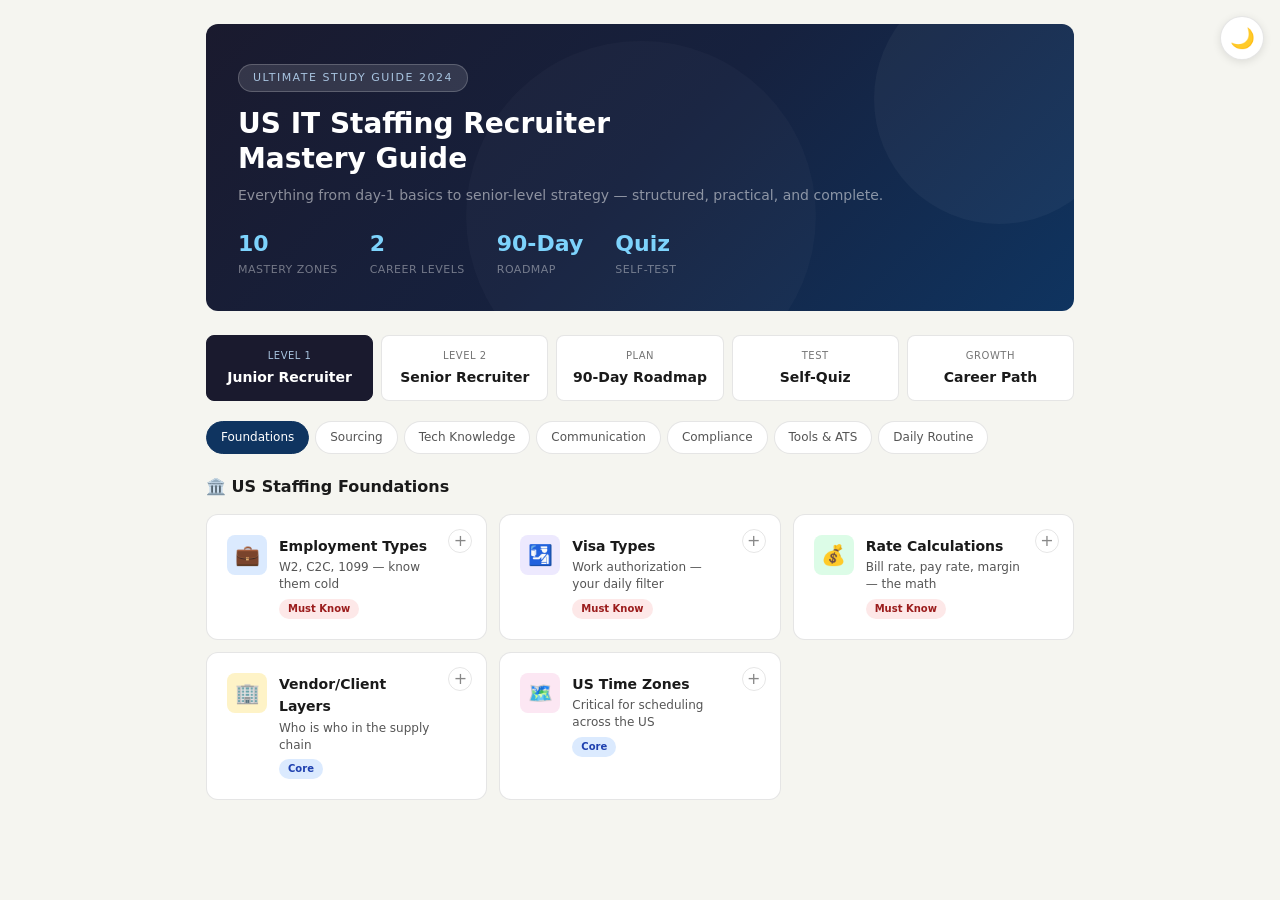
<file: index.html>
<!DOCTYPE html>
<html lang="en">
<head>
<meta charset="UTF-8">
<meta name="viewport" content="width=device-width, initial-scale=1.0">
<title>US IT Staffing Recruiter — Ultimate Study Guide</title>
<link rel="stylesheet" href="theme.css">
<link rel="stylesheet" href="styles.css">
</head>
<body>
<button class="theme-toggle" id="theme-toggle" onclick="toggleTheme()" title="Toggle night mode">🌙</button>
<div class="container">

  <!-- HERO -->
  <div class="hero">
    <div class="hero-badge">Ultimate Study Guide 2024</div>
    <h1>US IT Staffing Recruiter<br>Mastery Guide</h1>
    <p>Everything from day-1 basics to senior-level strategy — structured, practical, and complete.</p>
    <div class="hero-stats">
      <div class="hero-stat"><span>10</span><span>Mastery Zones</span></div>
      <div class="hero-stat"><span>2</span><span>Career Levels</span></div>
      <div class="hero-stat"><span>90-Day</span><span>Roadmap</span></div>
      <div class="hero-stat"><span>Quiz</span><span>Self-Test</span></div>
    </div>
  </div>

  <!-- TABS -->
  <div class="tabs">
    <div class="tab active" onclick="switchTab('junior', this)">
      <div class="tab-label">Level 1</div>
      <div class="tab-title">Junior Recruiter</div>
    </div>
    <div class="tab" onclick="switchTab('senior', this)">
      <div class="tab-label">Level 2</div>
      <div class="tab-title">Senior Recruiter</div>
    </div>
    <div class="tab" onclick="switchTab('roadmap', this)">
      <div class="tab-label">Plan</div>
      <div class="tab-title">90-Day Roadmap</div>
    </div>
    <div class="tab" onclick="switchTab('quiz', this)">
      <div class="tab-label">Test</div>
      <div class="tab-title">Self-Quiz</div>
    </div>
    <div class="tab" onclick="switchTab('career', this)">
      <div class="tab-label">Growth</div>
      <div class="tab-title">Career Path</div>
    </div>
  </div>

  <!-- SECTION NAV (junior only) -->
  <div id="sec-nav" class="section-nav">
    <div class="nav-pill active" onclick="showSec('foundations', this)">Foundations</div>
    <div class="nav-pill" onclick="showSec('sourcing', this)">Sourcing</div>
    <div class="nav-pill" onclick="showSec('tech', this)">Tech Knowledge</div>
    <div class="nav-pill" onclick="showSec('communication', this)">Communication</div>
    <div class="nav-pill" onclick="showSec('compliance', this)">Compliance</div>
    <div class="nav-pill" onclick="showSec('tools', this)">Tools & ATS</div>
    <div class="nav-pill" onclick="showSec('daily', this)">Daily Routine</div>
  </div>

  <!-- ===== JUNIOR ===== -->
  <div id="tab-junior" class="content-area visible">

    <!-- FOUNDATIONS -->
    <div id="sec-foundations" class="content-area visible">
      <div class="section-heading">🏛️ US Staffing Foundations</div>
      <div class="card-grid">

        <div class="card" onclick="toggleCard(this)">
          <button class="toggle-btn" aria-label="expand">+</button>
          <div class="card-header">
            <div class="card-icon" style="background:#dbeafe;">💼</div>
            <div class="card-meta">
              <div class="card-title">Employment Types</div>
              <div class="card-sub">W2, C2C, 1099 — know them cold</div>
              <span class="badge badge-must">Must Know</span>
            </div>
          </div>
          <div class="card-body">
            <div class="tbl-wrap">
              <table>
                <tr><th>Type</th><th>Meaning</th><th>Tax responsibility</th><th>Key use case</th></tr>
                <tr><td><strong>W2</strong></td><td>Employee on payroll</td><td>Employer withholds</td><td>Most common. Safe for candidate.</td></tr>
                <tr><td><strong>C2C</strong></td><td>Corp to Corp — vendor bills vendor</td><td>Candidate's own LLC</td><td>Senior contractors, higher rate</td></tr>
                <tr><td><strong>1099</strong></td><td>Independent contractor</td><td>Candidate handles it all</td><td>Short gigs, rare in IT staffing</td></tr>
                <tr><td><strong>FTE</strong></td><td>Full-time direct hire</td><td>Employer withholds</td><td>Permanent placement</td></tr>
              </table>
            </div>
            <div class="tip">💡 Always ask: "Are you open to W2?" — most clients prefer W2 to reduce risk. If candidate insists on C2C, verify their LLC/Inc is real and active.</div>
          </div>
        </div>

        <div class="card" onclick="toggleCard(this)">
          <button class="toggle-btn" aria-label="expand">+</button>
          <div class="card-header">
            <div class="card-icon" style="background:#ede9fe;">🛂</div>
            <div class="card-meta">
              <div class="card-title">Visa Types</div>
              <div class="card-sub">Work authorization — your daily filter</div>
              <span class="badge badge-must">Must Know</span>
            </div>
          </div>
          <div class="card-body">
            <div class="tbl-wrap">
              <table>
                <tr><th>Visa</th><th>Full Form</th><th>Sponsor needed?</th><th>Key Note</th></tr>
                <tr><td><strong>USC</strong></td><td>US Citizen</td><td>No</td><td>Can work anywhere, any client</td></tr>
                <tr><td><strong>GC</strong></td><td>Green Card</td><td>No</td><td>Permanent resident. Treat like USC.</td></tr>
                <tr><td><strong>H1B</strong></td><td>H-1B Visa</td><td>Yes</td><td>Employer must transfer/sponsor. Cap subject.</td></tr>
                <tr><td><strong>OPT</strong></td><td>Optional Practical Training</td><td>No (12–36 mo)</td><td>F1 student. Has EAD card. Check expiry!</td></tr>
                <tr><td><strong>CPT</strong></td><td>Curricular Practical Training</td><td>No</td><td>Student working during studies. Limited hours.</td></tr>
                <tr><td><strong>TN</strong></td><td>Trade NAFTA</td><td>No</td><td>Canadian/Mexican citizens only. Job-specific.</td></tr>
                <tr><td><strong>EAD</strong></td><td>Employment Auth Document</td><td>No</td><td>Covers H4-EAD, GC EAD, OPT EAD</td></tr>
                <tr><td><strong>L1</strong></td><td>Intracompany Transfer</td><td>Yes (same company)</td><td>Cannot be placed at another company</td></tr>
              </table>
            </div>
            <div class="warn">⚠️ OPT STEM extension gives 3 years total. Always ask: "What is your OPT expiry date?" Placing someone whose OPT expires mid-project = disaster.</div>
          </div>
        </div>

        <div class="card" onclick="toggleCard(this)">
          <button class="toggle-btn" aria-label="expand">+</button>
          <div class="card-header">
            <div class="card-icon" style="background:#dcfce7;">💰</div>
            <div class="card-meta">
              <div class="card-title">Rate Calculations</div>
              <div class="card-sub">Bill rate, pay rate, margin — the math</div>
              <span class="badge badge-must">Must Know</span>
            </div>
          </div>
          <div class="card-body">
            <ul class="checklist">
              <li><input type="checkbox"><div><strong>Bill Rate</strong> = what client pays your company per hour<span class="sub">Example: Client pays $80/hr</span></div></li>
              <li><input type="checkbox"><div><strong>Pay Rate</strong> = what you pay the candidate per hour<span class="sub">Example: You pay candidate $65/hr</span></div></li>
              <li><input type="checkbox"><div><strong>Gross Margin</strong> = Bill Rate − Pay Rate = $80 − $65 = $15/hr<span class="sub">On 40hrs/week → $600/week margin for the company</span></div></li>
              <li><input type="checkbox"><div><strong>CTC (Cost to Company)</strong> = Pay Rate + Benefits + Employer taxes (~20–25% overhead)<span class="sub">W2 with benefits: add ~$8–12/hr overhead on top of pay rate</span></div></li>
              <li><input type="checkbox"><div><strong>W2 vs C2C equivalence</strong> — C2C rates are higher because candidate pays own taxes<span class="sub">W2 $60/hr ≈ C2C $70–75/hr rough equivalence</span></div></li>
            </ul>
            <div class="tip">💡 Quick rule: To convert W2 to C2C equivalent, add 20–25%. Client always quotes Bill Rate. Your job: negotiate Pay Rate to keep margin healthy (minimum 15–20% margin).</div>
          </div>
        </div>

        <div class="card" onclick="toggleCard(this)">
          <button class="toggle-btn" aria-label="expand">+</button>
          <div class="card-header">
            <div class="card-icon" style="background:#fef3c7;">🏢</div>
            <div class="card-meta">
              <div class="card-title">Vendor/Client Layers</div>
              <div class="card-sub">Who is who in the supply chain</div>
              <span class="badge badge-core">Core</span>
            </div>
          </div>
          <div class="card-body">
            <div class="tbl-wrap">
              <table>
                <tr><th>Layer</th><th>Role</th><th>Your relationship</th></tr>
                <tr><td>Direct Client</td><td>Actual company with the need (JPMorgan, Google)</td><td>Best position — highest margin</td></tr>
                <tr><td>Implementation Partner</td><td>SI firms: TCS, Infosys, Wipro, Accenture</td><td>Often manage the MSP layer</td></tr>
                <tr><td>Prime Vendor</td><td>Has direct contract with end client</td><td>You submit candidates through them</td></tr>
                <tr><td>Tier-1 Vendor</td><td>Approved vendor with MSA signed</td><td>Preferred; better rates</td></tr>
                <tr><td>Tier-2 Sub-vendor</td><td>You go through Tier-1 to reach client</td><td>Lower margin — avoid if possible</td></tr>
              </table>
            </div>
            <div class="warn">⚠️ Fewer layers = more margin for you. Always ask: "Are you the prime vendor or do you have a tier above you?"</div>
          </div>
        </div>

        <div class="card" onclick="toggleCard(this)">
          <button class="toggle-btn" aria-label="expand">+</button>
          <div class="card-header">
            <div class="card-icon" style="background:#fce7f3;">🗺️</div>
            <div class="card-meta">
              <div class="card-title">US Time Zones</div>
              <div class="card-sub">Critical for scheduling across the US</div>
              <span class="badge badge-core">Core</span>
            </div>
          </div>
          <div class="card-body">
            <div class="tbl-wrap">
              <table>
                <tr><th>Zone</th><th>Abbr.</th><th>UTC offset</th><th>Major cities</th></tr>
                <tr><td>Eastern</td><td>EST/EDT</td><td>UTC−5/−4</td><td>New York, Boston, Atlanta, Miami</td></tr>
                <tr><td>Central</td><td>CST/CDT</td><td>UTC−6/−5</td><td>Chicago, Dallas, Houston, Minneapolis</td></tr>
                <tr><td>Mountain</td><td>MST/MDT</td><td>UTC−7/−6</td><td>Denver, Phoenix, Salt Lake City</td></tr>
                <tr><td>Pacific</td><td>PST/PDT</td><td>UTC−8/−7</td><td>San Francisco, Los Angeles, Seattle</td></tr>
              </table>
            </div>
            <div class="tip">💡 From India (IST = UTC+5:30): EST is IST −10:30 hrs. If it's 9 AM EST, it's 7:30 PM IST. Most US recruiter calls happen 8 AM–6 PM in the candidate's time zone.</div>
          </div>
        </div>

      </div>
    </div>

    <!-- SOURCING -->
    <div id="sec-sourcing" class="content-area">
      <div class="section-heading">🔍 Sourcing Mastery</div>
      <div class="card-grid">

        <div class="card" onclick="toggleCard(this)">
          <button class="toggle-btn" aria-label="expand">+</button>
          <div class="card-header">
            <div class="card-icon" style="background:#dbeafe;">🔍</div>
            <div class="card-meta">
              <div class="card-title">Boolean Search Mastery</div>
              <div class="card-sub">Your most powerful sourcing weapon</div>
              <span class="badge badge-must">Must Know</span>
            </div>
          </div>
          <div class="card-body">
            <ul class="checklist">
              <li><input type="checkbox"><div><strong>AND</strong> — narrows results. Both terms must be present<span class="sub">Java AND "Spring Boot" → must have both</span></div></li>
              <li><input type="checkbox"><div><strong>OR</strong> — broadens results. Either term works<span class="sub">(Java OR J2EE OR "Core Java") → any of these</span></div></li>
              <li><input type="checkbox"><div><strong>NOT</strong> — excludes terms<span class="sub">NOT (Junior OR Fresher OR Intern OR Trainee OR "Entry Level")</span></div></li>
              <li><input type="checkbox"><div><strong>Quotes ""</strong> — exact phrase match<span class="sub">"Machine Learning" → exact phrase, not separate words</span></div></li>
              <li><input type="checkbox"><div><strong>Parentheses ()</strong> — grouping for logic<span class="sub">(Java OR Python) AND (AWS OR Azure)</span></div></li>
            </ul>
            <div class="tip"><strong>Sample Production String:</strong><br><br>(Java OR J2EE OR "Core Java") AND ("Spring Boot" OR Microservices OR Hibernate) AND (Developer OR Engineer OR Programmer) NOT (Junior OR Fresher OR Intern OR Trainee OR "Entry Level")</div>
            <div class="tip"><strong>Google X-Ray for LinkedIn:</strong><br><br>site:linkedin.com/in "Java Developer" "New York" "Open to work"</div>
          </div>
        </div>

        <div class="card" onclick="toggleCard(this)">
          <button class="toggle-btn" aria-label="expand">+</button>
          <div class="card-header">
            <div class="card-icon" style="background:#dcfce7;">🎯</div>
            <div class="card-meta">
              <div class="card-title">Platform Sourcing</div>
              <div class="card-sub">Where and how to find candidates</div>
              <span class="badge badge-core">Core</span>
            </div>
          </div>
          <div class="card-body">
            <div class="tbl-wrap">
              <table>
                <tr><th>Platform</th><th>Best For</th><th>Key Feature</th></tr>
                <tr><td>Dice.com</td><td>IT-specific US talent</td><td>Resume search, tech filters, H1B status filter</td></tr>
                <tr><td>LinkedIn</td><td>Passive candidates, senior talent</td><td>Boolean search, "Open to Work" filter</td></tr>
                <tr><td>Monster</td><td>Broad US database</td><td>Power Resume Search with advanced filters</td></tr>
                <tr><td>Indeed Resume</td><td>Active job seekers</td><td>Large volume, lower quality — screen hard</td></tr>
                <tr><td>CareerBuilder</td><td>Mid-level candidates</td><td>Resume database with filters</td></tr>
                <tr><td>GitHub</td><td>Developers with proof of work</td><td>Search by language and location in profiles</td></tr>
                <tr><td>Stack Overflow</td><td>Senior engineers</td><td>Passive talent, very specialized</td></tr>
                <tr><td>ZipRecruiter</td><td>Active seekers</td><td>AI matching, broad reach</td></tr>
              </table>
            </div>
          </div>
        </div>

        <div class="card" onclick="toggleCard(this)">
          <button class="toggle-btn" aria-label="expand">+</button>
          <div class="card-header">
            <div class="card-icon" style="background:#fde8e8;">🚩</div>
            <div class="card-meta">
              <div class="card-title">Fake Resume Detection</div>
              <div class="card-sub">Protect yourself and your client</div>
              <span class="badge badge-must">Must Know</span>
            </div>
          </div>
          <div class="card-body">
            <ul class="checklist">
              <li><input type="checkbox"><div>Too many skills — "Jack of all, master of none" pattern<span class="sub">Java + Python + .NET + Salesforce + SAP on same resume = red flag</span></div></li>
              <li><input type="checkbox"><div>Dates don't add up — overlapping jobs, gaps, impossible timelines</div></li>
              <li><input type="checkbox"><div>No specific project details — only vague role descriptions with buzzwords</div></li>
              <li><input type="checkbox"><div>Copy-paste job descriptions as experience — same language as JD, no metrics</div></li>
              <li><input type="checkbox"><div>Ask technical questions specific to their stated years of experience<span class="sub">7-year Java dev cannot struggle to explain OOP, Spring context, or threading</span></div></li>
              <li><input type="checkbox"><div>Verify LinkedIn profile matches resume — photo, connections, endorsements, activity</div></li>
              <li><input type="checkbox"><div>Check at least one reference — call, don't just email</div></li>
              <li><input type="checkbox"><div>Inconsistent grammar/formatting across sections — copy-paste from different sources</div></li>
            </ul>
          </div>
        </div>

      </div>
    </div>

    <!-- TECH -->
    <div id="sec-tech" class="content-area">
      <div class="section-heading">⚙️ Technical Knowledge for Recruiters</div>
      <div class="card-grid">

        <div class="card" onclick="toggleCard(this)">
          <button class="toggle-btn" aria-label="expand">+</button>
          <div class="card-header">
            <div class="card-icon" style="background:#dcfce7;">🗂️</div>
            <div class="card-meta">
              <div class="card-title">IT Domain Map</div>
              <div class="card-sub">Know what each role does</div>
              <span class="badge badge-must">Must Know</span>
            </div>
          </div>
          <div class="card-body">
            <div class="tbl-wrap">
              <table>
                <tr><th>Domain</th><th>Key Technologies</th><th>What they build/do</th></tr>
                <tr><td>Java Developer</td><td>Java, J2EE, Spring Boot, Microservices, Hibernate, REST API</td><td>Backend apps, enterprise systems</td></tr>
                <tr><td>.NET Developer</td><td>C#, ASP.NET, MVC, Azure, Entity Framework</td><td>Microsoft stack web apps</td></tr>
                <tr><td>Python Developer</td><td>Django, Flask, FastAPI, NumPy, Pandas</td><td>Web, data, automation</td></tr>
                <tr><td>DevOps Engineer</td><td>Docker, Kubernetes, Jenkins, Terraform, Ansible, CI/CD</td><td>Infrastructure, deployment pipelines</td></tr>
                <tr><td>Cloud Engineer</td><td>AWS (EC2/S3/Lambda), Azure, GCP, Terraform</td><td>Cloud infra, migrations</td></tr>
                <tr><td>Data Engineer</td><td>Spark, Hadoop, Kafka, Airflow, SQL, Python, Databricks</td><td>Data pipelines, ETL</td></tr>
                <tr><td>Data Scientist</td><td>Python, R, ML, TensorFlow, scikit-learn, LLMs</td><td>ML models, analytics, AI</td></tr>
                <tr><td>QA Automation</td><td>Selenium, Cypress, TestNG, JUnit, Postman, API testing</td><td>Test automation frameworks</td></tr>
                <tr><td>Cybersecurity</td><td>SIEM, Splunk, Palo Alto, ISO 27001, SOC, CISSP</td><td>Security ops, compliance</td></tr>
                <tr><td>SAP</td><td>SAP FICO, SAP MM, SAP SD, SAP HANA, SAP Basis</td><td>Enterprise ERP systems</td></tr>
                <tr><td>Salesforce</td><td>Apex, Visualforce, LWC, SOQL, Salesforce Admin, CPQ</td><td>CRM customization</td></tr>
                <tr><td>Business Analyst</td><td>Agile, Scrum, JIRA, SQL, Visio, UAT, user stories</td><td>Requirements, documentation</td></tr>
                <tr><td>Project Manager</td><td>PMP, Agile, Scrum, JIRA, Risk Mgmt, Stakeholder Mgmt</td><td>Delivery, coordination</td></tr>
                <tr><td>Full Stack</td><td>React/Angular + Node.js/Java/Python + SQL/NoSQL</td><td>End-to-end web development</td></tr>
              </table>
            </div>
            <div class="tip">💡 You don't need to code — you need to know enough to have a conversation and spot a mismatch between the job and the resume.</div>
          </div>
        </div>

        <div class="card" onclick="toggleCard(this)">
          <button class="toggle-btn" aria-label="expand">+</button>
          <div class="card-header">
            <div class="card-icon" style="background:#ede9fe;">📋</div>
            <div class="card-meta">
              <div class="card-title">Job Description Analysis</div>
              <div class="card-sub">Break down any JD in 5 minutes</div>
              <span class="badge badge-must">Must Know</span>
            </div>
          </div>
          <div class="card-body">
            <ul class="checklist">
              <li><input type="checkbox"><div>Identify <strong>Primary Skills</strong> — deal-breakers, listed first, labeled "Required"</div></li>
              <li><input type="checkbox"><div>Identify <strong>Secondary Skills</strong> — nice-to-have, labeled "Preferred" or "Plus"</div></li>
              <li><input type="checkbox"><div>Note <strong>Years of experience</strong> — be realistic, ±2 years is usually fine</div></li>
              <li><input type="checkbox"><div>Confirm <strong>Location</strong> — Remote? Hybrid? Onsite? Which city? Which state?</div></li>
              <li><input type="checkbox"><div>Check <strong>Visa restrictions</strong> — "Authorized to work without sponsorship" means no H1B</div></li>
              <li><input type="checkbox"><div>Understand the <strong>Domain/Industry</strong> — Finance, Healthcare, Retail changes the experience needed</div></li>
              <li><input type="checkbox"><div>Calculate if <strong>bill rate is realistic</strong> for the skill set and location</div></li>
              <li><input type="checkbox"><div>Check <strong>Duration</strong> — Contract? Contract-to-hire? Direct hire?</div></li>
            </ul>
          </div>
        </div>

        <div class="card" onclick="toggleCard(this)">
          <button class="toggle-btn" aria-label="expand">+</button>
          <div class="card-header">
            <div class="card-icon" style="background:#fef3c7;">🔗</div>
            <div class="card-meta">
              <div class="card-title">Skill Synonyms Cheat Sheet</div>
              <div class="card-sub">Same skill, different names on resumes</div>
              <span class="badge badge-must">Must Know</span>
            </div>
          </div>
          <div class="card-body">
            <div class="tbl-wrap">
              <table>
                <tr><th>Main Skill</th><th>Synonyms / Related</th></tr>
                <tr><td>Java</td><td>J2EE, Core Java, Java EE, Java SE, JVM</td></tr>
                <tr><td>.NET</td><td>C#, ASP.NET, .NET Core, VB.NET</td></tr>
                <tr><td>JavaScript</td><td>JS, Node.js, TypeScript, ECMAScript</td></tr>
                <tr><td>React</td><td>ReactJS, React.js, React Native (mobile)</td></tr>
                <tr><td>DevOps</td><td>SRE, Platform Engineer, CI/CD Engineer, Release Engineer</td></tr>
                <tr><td>Data Engineer</td><td>ETL Developer, Big Data Engineer, Spark Developer</td></tr>
                <tr><td>QA Automation</td><td>SDET, Test Automation Engineer, QA Engineer</td></tr>
                <tr><td>Business Analyst</td><td>BA, Functional Analyst, Systems Analyst, Product Owner</td></tr>
                <tr><td>Kubernetes</td><td>K8s, Container Orchestration</td></tr>
              </table>
            </div>
          </div>
        </div>

      </div>
    </div>

    <!-- COMMUNICATION -->
    <div id="sec-communication" class="content-area">
      <div class="section-heading">📞 Communication Skills</div>
      <div class="card-grid">

        <div class="card" onclick="toggleCard(this)">
          <button class="toggle-btn" aria-label="expand">+</button>
          <div class="card-header">
            <div class="card-icon" style="background:#fef3c7;">📞</div>
            <div class="card-meta">
              <div class="card-title">Candidate Call Script</div>
              <div class="card-sub">How to open, screen, and close on a call</div>
              <span class="badge badge-must">Must Know</span>
            </div>
          </div>
          <div class="card-body">
            <ul class="checklist">
              <li><input type="checkbox"><div><strong>Opening — first 15 seconds</strong><span class="sub">"Hi [Name], this is [Your name] from [Company]. I found your profile on Dice — do you have 5 minutes? I have an exciting Java role in Texas."</span></div></li>
              <li><input type="checkbox"><div><strong>Work auth check</strong><span class="sub">"What is your current work authorization? Are you on H1B? Do you need sponsorship?"</span></div></li>
              <li><input type="checkbox"><div><strong>Location + availability</strong><span class="sub">"Where are you located? This role is [location] — are you open to that? When can you start?"</span></div></li>
              <li><input type="checkbox"><div><strong>Technical fit check</strong><span class="sub">"Tell me about your Spring Boot experience — what version? What was the team size? What were you building?"</span></div></li>
              <li><input type="checkbox"><div><strong>Rate check</strong><span class="sub">Ask for expected rate first. Never reveal client budget first. "What is your current rate or expected rate for this type of role?"</span></div></li>
              <li><input type="checkbox"><div><strong>Commitment close</strong><span class="sub">"If I submit your profile and you get an interview, will you attend? Are you actively interviewing elsewhere?"</span></div></li>
              <li><input type="checkbox"><div><strong>RTR — Right to Represent</strong><span class="sub">"Can I have your permission to submit your profile to [Client name] for this role?" — always verbal + written</span></div></li>
            </ul>
            <div class="warn">⚠️ Never submit without RTR. It protects both you and the candidate from duplicate submissions and legal disputes.</div>
          </div>
        </div>

        <div class="card" onclick="toggleCard(this)">
          <button class="toggle-btn" aria-label="expand">+</button>
          <div class="card-header">
            <div class="card-icon" style="background:#dbeafe;">✉️</div>
            <div class="card-meta">
              <div class="card-title">Email Templates</div>
              <div class="card-sub">Outreach, follow-up, and offer emails</div>
              <span class="badge badge-core">Core</span>
            </div>
          </div>
          <div class="card-body">
            <div class="tip"><strong>Cold Outreach Template:</strong><br><br>Subject: Java Developer – Remote – $75/hr – Austin TX<br><br>Hi [Name],<br>Came across your profile on Dice — strong Spring Boot background. We have an urgent remote opening with a Tier-1 client.<br><br>Role: Java Developer | Duration: 6 months+ | Rate: up to $75/hr W2 | Location: Remote (EST hours)<br><br>Interested? Reply or call me at [number]. Happy to share full JD.<br>– [Your name], [Company]</div>
            <div class="tip"><strong>Follow-Up (no response after 2 days):</strong><br><br>Hi [Name], following up on my note from [date] — this role is still open and client is interviewing this week. Let me know if you'd like full details. Happy to connect at your convenience.</div>
            <div class="tip"><strong>Interview Confirmation:</strong><br><br>Hi [Name], great news! The client has scheduled your interview for [Date] at [Time EST]. Please confirm attendance. I will send dial-in/video details separately. Let me know if any conflicts arise ASAP.</div>
          </div>
        </div>

        <div class="card" onclick="toggleCard(this)">
          <button class="toggle-btn" aria-label="expand">+</button>
          <div class="card-header">
            <div class="card-icon" style="background:#fce7f3;">🗣️</div>
            <div class="card-meta">
              <div class="card-title">Objection Handling</div>
              <div class="card-sub">What to say when candidates push back</div>
              <span class="badge badge-core">Core</span>
            </div>
          </div>
          <div class="card-body">
            <div class="tbl-wrap">
              <table>
                <tr><th>Objection</th><th>Your Response</th></tr>
                <tr><td>"I'm not looking right now"</td><td>"Totally understand — may I just share the details? This one has strong long-term potential and pays well. 5 minutes?"</td></tr>
                <tr><td>"The rate is too low"</td><td>"I understand — let me see what flexibility the client has. Can I tell them you'd consider at $X?"</td></tr>
                <tr><td>"I already have offers"</td><td>"That's great! This role might still be worth comparing. What are your priorities — rate, remote, tech stack, stability?"</td></tr>
                <tr><td>"I don't want to relocate"</td><td>"Completely fine — this is fully remote. You can work from [current city]."</td></tr>
                <tr><td>"I don't interview without written JD"</td><td>"Absolutely — let me email the full JD right now while we talk."</td></tr>
              </table>
            </div>
          </div>
        </div>

      </div>
    </div>

    <!-- COMPLIANCE -->
    <div id="sec-compliance" class="content-area">
      <div class="section-heading">🛡️ Compliance & Legal Basics</div>
      <div class="card-grid">

        <div class="card" onclick="toggleCard(this)">
          <button class="toggle-btn" aria-label="expand">+</button>
          <div class="card-header">
            <div class="card-icon" style="background:#fde8e8;">📄</div>
            <div class="card-meta">
              <div class="card-title">Compliance Checklist</div>
              <div class="card-sub">Every recruiter must know these cold</div>
              <span class="badge badge-must">Must Know</span>
            </div>
          </div>
          <div class="card-body">
            <ul class="checklist">
              <li><input type="checkbox"><div><strong>RTR — Right to Represent</strong><span class="sub">Written consent from candidate before submitting to any client. Never skip this.</span></div></li>
              <li><input type="checkbox"><div><strong>I-9 Verification</strong><span class="sub">Employer must verify identity + work authorization for every new employee before Day 1 of work.</span></div></li>
              <li><input type="checkbox"><div><strong>E-Verify</strong><span class="sub">Federal electronic system to confirm I-9 eligibility. Mandatory for federal contractors.</span></div></li>
              <li><input type="checkbox"><div><strong>Background Check</strong><span class="sub">Criminal, employment history, education verification — done post-offer but pre-start.</span></div></li>
              <li><input type="checkbox"><div><strong>NDA (Non-Disclosure Agreement)</strong><span class="sub">Candidate may need to sign before seeing client project details or SOW.</span></div></li>
              <li><input type="checkbox"><div><strong>Non-Compete / Non-Solicitation</strong><span class="sub">Ask: "Do you have any non-compete with current/previous employer?" It can block placement.</span></div></li>
              <li><input type="checkbox"><div><strong>MSA (Master Service Agreement)</strong><span class="sub">Contract between your company and client/vendor — defines terms, payment, liability.</span></div></li>
              <li><input type="checkbox"><div><strong>PO (Purchase Order)</strong><span class="sub">Client issues PO before work starts — no PO = no payment guarantee. Always chase the PO.</span></div></li>
              <li><input type="checkbox"><div><strong>Drug Test</strong><span class="sub">Some clients (defense, healthcare) require pre-employment drug testing. Disclose to candidate early.</span></div></li>
            </ul>
          </div>
        </div>

      </div>
    </div>

    <!-- TOOLS -->
    <div id="sec-tools" class="content-area">
      <div class="section-heading">🖥️ Tools & ATS</div>
      <div class="card-grid">

        <div class="card" onclick="toggleCard(this)">
          <button class="toggle-btn" aria-label="expand">+</button>
          <div class="card-header">
            <div class="card-icon" style="background:#dcfce7;">🗃️</div>
            <div class="card-meta">
              <div class="card-title">ATS Systems</div>
              <div class="card-sub">Applicant Tracking — your daily workspace</div>
              <span class="badge badge-tool">Tools</span>
            </div>
          </div>
          <div class="card-body">
            <div class="tbl-wrap">
              <table>
                <tr><th>ATS</th><th>Used By</th><th>Key Features</th></tr>
                <tr><td>Bullhorn</td><td>Mid-to-large staffing firms</td><td>CRM + ATS, submission tracking, VMS integration</td></tr>
                <tr><td>JobDiva</td><td>US IT staffing firms</td><td>Resume harvesting, hotlist, activity tracking</td></tr>
                <tr><td>Ceipal</td><td>Smaller/mid staffing</td><td>AI sourcing, affordable, growing fast</td></tr>
                <tr><td>Avionte</td><td>Light industrial + IT</td><td>Payroll integration, compliance tracking</td></tr>
                <tr><td>PCRecruiter</td><td>Boutique firms</td><td>Simple, customizable pipeline</td></tr>
                <tr><td>Greenhouse</td><td>Tech startups</td><td>Strong for direct hire, great UI</td></tr>
              </table>
            </div>
            <ul class="checklist" style="margin-top:10px;">
              <li><input type="checkbox"><div>Log every candidate activity in ATS — calls, emails, status changes</div></li>
              <li><input type="checkbox"><div>Use hotlists/tags to organize bench candidates by tech stack</div></li>
              <li><input type="checkbox"><div>Always update submission status after client feedback</div></li>
              <li><input type="checkbox"><div>Learn Boolean search within ATS resume database</div></li>
            </ul>
          </div>
        </div>

        <div class="card" onclick="toggleCard(this)">
          <button class="toggle-btn" aria-label="expand">+</button>
          <div class="card-header">
            <div class="card-icon" style="background:#ede9fe;">📊</div>
            <div class="card-meta">
              <div class="card-title">KPIs & Metrics</div>
              <div class="card-sub">How your performance is measured</div>
              <span class="badge badge-core">Core</span>
            </div>
          </div>
          <div class="card-body">
            <div class="tbl-wrap">
              <table>
                <tr><th>Metric</th><th>Junior Target</th><th>What it means</th></tr>
                <tr><td>Submissions/day</td><td>5–8</td><td>Resumes sent to clients daily</td></tr>
                <tr><td>Interviews/week</td><td>2–4</td><td>Candidates who get client interviews</td></tr>
                <tr><td>Interview-to-submission ratio</td><td>1:4–1:6</td><td>Quality of your sourcing/screening</td></tr>
                <tr><td>Closures/month</td><td>1–2</td><td>Placements completed</td></tr>
                <tr><td>Time-to-fill</td><td>&lt;7 days</td><td>Days from req receipt to placement</td></tr>
                <tr><td>Fill ratio</td><td>20–30%</td><td>% of open reqs you successfully fill</td></tr>
                <tr><td>Offer-to-join ratio</td><td>&gt;80%</td><td>Candidates who accept and actually join</td></tr>
              </table>
            </div>
          </div>
        </div>

      </div>
    </div>

    <!-- DAILY -->
    <div id="sec-daily" class="content-area">
      <div class="section-heading">📅 Daily Routine (Junior)</div>

      <div class="progress-card">
        <div class="progress-card-title">Weekly Activity Tracker</div>
        <div class="progress-row">
          <div class="progress-label-row"><span>Boolean Practice</span><span id="bp-pct">0%</span></div>
          <div class="progress-track"><div class="progress-fill" id="bp-fill" style="width:0%; background:#2563eb;"></div></div>
        </div>
        <div class="progress-row">
          <div class="progress-label-row"><span>Candidate Calls</span><span id="cc-pct">0%</span></div>
          <div class="progress-track"><div class="progress-fill" id="cc-fill" style="width:0%; background:#7c3aed;"></div></div>
        </div>
        <div class="progress-row">
          <div class="progress-label-row"><span>Tech Study</span><span id="ts-pct">0%</span></div>
          <div class="progress-track"><div class="progress-fill" id="ts-fill" style="width:0%; background:#059669;"></div></div>
        </div>
        <div class="btn-row">
          <button class="btn" onclick="incProg('bp', 20)">+ Boolean session</button>
          <button class="btn" onclick="incProg('cc', 15)">+ Call session</button>
          <button class="btn" onclick="incProg('ts', 25)">+ Tech study</button>
          <button class="btn" onclick="resetProg()">Reset</button>
        </div>
      </div>

      <div class="daily-grid">
        <div class="day-col"><div class="day-hdr">Mon</div><div class="task t-boolean">5 Boolean strings</div><div class="task t-tech">Java stack</div><div class="task t-call">10 cold calls</div></div>
        <div class="day-col"><div class="day-hdr">Tue</div><div class="task t-visa">Visa Q&A drill</div><div class="task t-tech">.NET stack</div><div class="task t-call">Screen 5 resumes</div></div>
        <div class="day-col"><div class="day-hdr">Wed</div><div class="task t-boolean">X-Ray search</div><div class="task t-tech">DevOps tools</div><div class="task t-compliance">I-9 / E-Verify</div></div>
        <div class="day-col"><div class="day-hdr">Thu</div><div class="task t-call">Mock call</div><div class="task t-tech">Cloud (AWS)</div><div class="task t-visa">Rate calc practice</div></div>
        <div class="day-col"><div class="day-hdr">Fri</div><div class="task t-boolean">Platform search</div><div class="task t-tech">Data Engineering</div><div class="task t-call">Follow-ups</div></div>
        <div class="day-col"><div class="day-hdr">Sat</div><div class="task t-mock">Full mock interview</div><div class="task t-review">ATS practice</div></div>
        <div class="day-col"><div class="day-hdr">Sun</div><div class="task t-review">Weekly review</div><div class="task t-review">Plan next week</div></div>
      </div>
    </div>

  </div><!-- end junior -->

  <!-- ===== SENIOR ===== -->
  <div id="tab-senior" class="content-area">
    <div class="section-heading">⭐ Senior Recruiter — Advanced Skill Zones</div>
    <div class="card-grid">

      <div class="card" onclick="toggleCard(this)">
        <button class="toggle-btn" aria-label="expand">+</button>
        <div class="card-header">
          <div class="card-icon" style="background:#ede9fe;">🤝</div>
          <div class="card-meta">
            <div class="card-title">Account Management</div>
            <div class="card-sub">Own client relationships, not just reqs</div>
            <span class="badge badge-advanced">Advanced</span>
          </div>
        </div>
        <div class="card-body">
          <ul class="checklist">
            <li><input type="checkbox"><div>Understand client's org structure — hiring manager, HR, procurement</div></li>
            <li><input type="checkbox"><div>Know client's preferred visa types, blacklisted vendors, interview style</div></li>
            <li><input type="checkbox"><div>Build rapport beyond just submitting resumes — check in weekly without reqs</div></li>
            <li><input type="checkbox"><div>Track client's project pipeline — anticipate upcoming hiring needs 4–8 weeks ahead</div></li>
            <li><input type="checkbox"><div>Handle escalations — candidate no-show, withdrawal, rate disputes — professionally</div></li>
            <li><input type="checkbox"><div>Conduct Quarterly Business Reviews (QBR) — present fill rates, placements, value delivered</div></li>
            <li><input type="checkbox"><div>Know client's budget cycle — when they approve new headcount</div></li>
          </ul>
        </div>
      </div>

      <div class="card" onclick="toggleCard(this)">
        <button class="toggle-btn" aria-label="expand">+</button>
        <div class="card-header">
          <div class="card-icon" style="background:#fef3c7;">💬</div>
          <div class="card-meta">
            <div class="card-title">Advanced Rate Negotiation</div>
            <div class="card-sub">Protect margin while closing candidates</div>
            <span class="badge badge-advanced">Advanced</span>
          </div>
        </div>
        <div class="card-body">
          <ul class="checklist">
            <li><input type="checkbox"><div>Never be the first to quote — ask candidate's expected rate first</div></li>
            <li><input type="checkbox"><div>Anchor technique: "Our range for this role is $X to $Y — where do you fall?"</div></li>
            <li><input type="checkbox"><div>Handle "I need more" — pivot to benefits, remote flexibility, long-term opportunity</div></li>
            <li><input type="checkbox"><div>Counter-offer handling — ask what it would take before candidate accepts counter</div></li>
            <li><input type="checkbox"><div>Understand blended rates for mixed teams and managed services deals</div></li>
            <li><input type="checkbox"><div>Know when to walk away — if margin drops below viability, let the req go</div></li>
          </ul>
          <div class="tip">💡 Senior tip: Always leave $3–5 buffer between your floor and what you quote. Negotiation always happens. If you quote your floor, you lose margin every time.</div>
        </div>
      </div>

      <div class="card" onclick="toggleCard(this)">
        <button class="toggle-btn" aria-label="expand">+</button>
        <div class="card-header">
          <div class="card-icon" style="background:#dcfce7;">📦</div>
          <div class="card-meta">
            <div class="card-title">Bench Sales & Proactive Marketing</div>
            <div class="card-sub">Don't wait for reqs — market your bench</div>
            <span class="badge badge-advanced">Advanced</span>
          </div>
        </div>
        <div class="card-body">
          <ul class="checklist">
            <li><input type="checkbox"><div>Maintain a hotlist of available consultants: tech stack + location + visa + availability date</div></li>
            <li><input type="checkbox"><div>Market bench candidates proactively to clients/vendors before a req is open</div></li>
            <li><input type="checkbox"><div>Craft compelling marketing emails: "Available: 8yr Java + Microservices, GC, remote-ready"</div></li>
            <li><input type="checkbox"><div>Network with prime vendors to get listed as approved sub-vendor</div></li>
            <li><input type="checkbox"><div>Track candidate availability dates — reach out 2–3 weeks before project end</div></li>
            <li><input type="checkbox"><div>Keep consultants warm even while placed — relationship continuity = repeat business</div></li>
          </ul>
        </div>
      </div>

      <div class="card" onclick="toggleCard(this)">
        <button class="toggle-btn" aria-label="expand">+</button>
        <div class="card-header">
          <div class="card-icon" style="background:#dbeafe;">👥</div>
          <div class="card-meta">
            <div class="card-title">Team & Delivery Management</div>
            <div class="card-sub">Leading a recruitment pod</div>
            <span class="badge badge-advanced">Advanced</span>
          </div>
        </div>
        <div class="card-body">
          <ul class="checklist">
            <li><input type="checkbox"><div>Allocate reqs based on recruiter skill strengths — Java-savvy recruiter gets Java reqs</div></li>
            <li><input type="checkbox"><div>Daily standup — pipeline health, blockers, submission counts per recruiter</div></li>
            <li><input type="checkbox"><div>Train junior recruiters — boolean, screening calls, compliance, ATS</div></li>
            <li><input type="checkbox"><div>Set team KPIs and track weekly — submissions, interviews, closures per recruiter</div></li>
            <li><input type="checkbox"><div>Handle difficult situations — team conflict, low performance, client escalations</div></li>
            <li><input type="checkbox"><div>Report to leadership — weekly delivery reports, pipeline forecasting</div></li>
          </ul>
        </div>
      </div>

      <div class="card" onclick="toggleCard(this)">
        <button class="toggle-btn" aria-label="expand">+</button>
        <div class="card-header">
          <div class="card-icon" style="background:#fce7f3;">📈</div>
          <div class="card-meta">
            <div class="card-title">Senior KPIs</div>
            <div class="card-sub">What senior performance looks like</div>
            <span class="badge badge-advanced">Advanced</span>
          </div>
        </div>
        <div class="card-body">
          <div class="tbl-wrap">
            <table>
              <tr><th>Metric</th><th>Senior Target</th><th>Notes</th></tr>
              <tr><td>Submissions/day</td><td>8–12</td><td>Quality over quantity at this level</td></tr>
              <tr><td>Interviews/week</td><td>5–8</td><td>Better interview-to-submission ratio</td></tr>
              <tr><td>Closures/month</td><td>3–5+</td><td>Mix of contract + direct hire</td></tr>
              <tr><td>Revenue contribution</td><td>$15K–50K+/mo</td><td>Depends on placement type and margin</td></tr>
              <tr><td>Client retention rate</td><td>&gt;80%</td><td>Clients keep coming back specifically to you</td></tr>
              <tr><td>Interview-to-offer ratio</td><td>1:2–1:3</td><td>Better quality of candidate screening</td></tr>
              <tr><td>Repeat placements</td><td>&gt;30% of pipeline</td><td>Placing same candidates again = deep trust</td></tr>
            </table>
          </div>
        </div>
      </div>

      <div class="card" onclick="toggleCard(this)">
        <button class="toggle-btn" aria-label="expand">+</button>
        <div class="card-header">
          <div class="card-icon" style="background:#fde8e8;">⚖️</div>
          <div class="card-meta">
            <div class="card-title">Advanced Compliance & Contracts</div>
            <div class="card-sub">MSA, SOW, PO — contract-level knowledge</div>
            <span class="badge badge-advanced">Advanced</span>
          </div>
        </div>
        <div class="card-body">
          <ul class="checklist">
            <li><input type="checkbox"><div><strong>SOW (Statement of Work)</strong> — scope, deliverables, timeline, pricing<span class="sub">Different from time-and-material contracts — fixed scope, fixed price</span></div></li>
            <li><input type="checkbox"><div><strong>MSA amendments</strong> — know when client changes terms and what you can/can't agree to</div></li>
            <li><input type="checkbox"><div><strong>IC misclassification risk</strong> — 1099 vs W2 legal exposure for your company</div></li>
            <li><input type="checkbox"><div><strong>ACA compliance</strong> — benefits requirements for contractors working 30+ hrs/week</div></li>
            <li><input type="checkbox"><div><strong>Immigration compliance</strong> — H1B LCA, OPT STEM extensions, visa validity tracking</div></li>
            <li><input type="checkbox"><div><strong>OFCCP regulations</strong> — federal contractor equal opportunity requirements</div></li>
          </ul>
        </div>
      </div>

    </div>
  </div>

  <!-- ===== ROADMAP ===== -->
  <div id="tab-roadmap" class="content-area">
    <div class="section-heading">🗺️ 90-Day Study Roadmap</div>

    <div class="progress-card">
      <div style="display:flex; justify-content:space-between; align-items:center; margin-bottom:10px;">
        <span style="font-size:14px; font-weight:600;">Overall Progress</span>
        <span id="rm-label" style="font-size:13px; color:var(--text2);">0 / 12 weeks</span>
      </div>
      <div class="progress-track" style="height:10px;"><div class="progress-fill" id="rm-fill" style="width:0%; background:var(--navy);"></div></div>
    </div>

    <div class="roadmap-block">
      <div class="roadmap-block-title" style="color:#9b1c1c;">📅 Month 1 — Weeks 1–4: Foundations</div>
      <div class="roadmap-step"><div class="step-num">1</div><div class="step-info"><div class="step-title">W2, C2C, 1099 + Visa Types</div><div class="step-desc">Master all employment models and 8 visa types. Practice explaining each without notes.</div><div class="step-week">Week 1</div><br><input type="checkbox" onchange="updateRM(this)" style="accent-color:var(--navy);"></div></div>
      <div class="roadmap-step"><div class="step-num">2</div><div class="step-info"><div class="step-title">Rate Calculations + Vendor Layers</div><div class="step-desc">Do 20 mock rate calculations. Learn vendor tier structure with real examples.</div><div class="step-week">Week 2</div><br><input type="checkbox" onchange="updateRM(this)" style="accent-color:var(--navy);"></div></div>
      <div class="roadmap-step"><div class="step-num">3</div><div class="step-info"><div class="step-title">Boolean Mastery</div><div class="step-desc">Write 5 full boolean strings daily. Practice on Dice, LinkedIn, and Google X-Ray.</div><div class="step-week">Week 3</div><br><input type="checkbox" onchange="updateRM(this)" style="accent-color:var(--navy);"></div></div>
      <div class="roadmap-step"><div class="step-num">4</div><div class="step-info"><div class="step-title">First Mock Screening Calls</div><div class="step-desc">Record yourself doing 10 mock candidate calls. Review accent, pace, and question flow.</div><div class="step-week">Week 4</div><br><input type="checkbox" onchange="updateRM(this)" style="accent-color:var(--navy);"></div></div>
    </div>

    <div class="roadmap-block">
      <div class="roadmap-block-title" style="color:#1e40af;">📅 Month 2 — Weeks 5–8: Core Skills</div>
      <div class="roadmap-step"><div class="step-num">5</div><div class="step-info"><div class="step-title">IT Tech Stacks Deep Dive</div><div class="step-desc">Study 2 tech stacks per week: Java, .NET, DevOps, Cloud. Know synonyms and skill hierarchy.</div><div class="step-week">Week 5–6</div><br><input type="checkbox" onchange="updateRM(this)" style="accent-color:var(--navy);"></div></div>
      <div class="roadmap-step"><div class="step-num">6</div><div class="step-info"><div class="step-title">ATS System Practice</div><div class="step-desc">Get hands-on with Bullhorn or JobDiva. Practice candidate entry, submission, pipeline stages.</div><div class="step-week">Week 6</div><br><input type="checkbox" onchange="updateRM(this)" style="accent-color:var(--navy);"></div></div>
      <div class="roadmap-step"><div class="step-num">7</div><div class="step-info"><div class="step-title">Compliance Deep Dive</div><div class="step-desc">RTR, I-9, E-Verify, NDA, background checks — role-play each scenario with a partner.</div><div class="step-week">Week 7</div><br><input type="checkbox" onchange="updateRM(this)" style="accent-color:var(--navy);"></div></div>
      <div class="roadmap-step"><div class="step-num">8</div><div class="step-info"><div class="step-title">Resume Screening Speed Drill</div><div class="step-desc">Screen 10 real-looking resumes in 30 minutes. Accept/reject each with written reasons.</div><div class="step-week">Week 8</div><br><input type="checkbox" onchange="updateRM(this)" style="accent-color:var(--navy);"></div></div>
    </div>

    <div class="roadmap-block">
      <div class="roadmap-block-title" style="color:#166534;">📅 Month 3 — Weeks 9–12: Job-Ready</div>
      <div class="roadmap-step"><div class="step-num">9</div><div class="step-info"><div class="step-title">Rate Negotiation Role-Play</div><div class="step-desc">10 live negotiations with a partner. Handle "I need more," counter-offers, walk-aways.</div><div class="step-week">Week 9</div><br><input type="checkbox" onchange="updateRM(this)" style="accent-color:var(--navy);"></div></div>
      <div class="roadmap-step"><div class="step-num">10</div><div class="step-info"><div class="step-title">Full Pipeline Simulation</div><div class="step-desc">Pick 3 real job postings. Source → Screen → Submit → Follow-up. Track in a spreadsheet.</div><div class="step-week">Week 10</div><br><input type="checkbox" onchange="updateRM(this)" style="accent-color:var(--navy);"></div></div>
      <div class="roadmap-step"><div class="step-num">11</div><div class="step-info"><div class="step-title">Interview Prep</div><div class="step-desc">Practice: "Walk me through your sourcing process," "How do you screen fake resumes?" etc.</div><div class="step-week">Week 11</div><br><input type="checkbox" onchange="updateRM(this)" style="accent-color:var(--navy);"></div></div>
      <div class="roadmap-step"><div class="step-num">12</div><div class="step-info"><div class="step-title">Full Mock Recruiter Interview Day</div><div class="step-desc">Complete 2-hour mock interview covering all zones. Record it. Grade yourself against the checklist.</div><div class="step-week">Week 12</div><br><input type="checkbox" onchange="updateRM(this)" style="accent-color:var(--navy);"></div></div>
    </div>
  </div>

  <!-- ===== QUIZ ===== -->
  <div id="tab-quiz" class="content-area">
    <div class="section-heading">🧠 Self-Quiz — Test Your Knowledge</div>
    <div class="score-bar">
      <span>Score:</span>
      <strong id="q-score">0</strong>
      <span>/ <strong id="q-total">0</strong> answered</span>
      <button class="btn" onclick="resetQuiz()" style="margin-left:auto;">Reset quiz</button>
    </div>

    <div class="quiz-card" id="q1">
      <div class="quiz-q">1. A candidate says they are on OPT STEM extension. How long can they work without H1B sponsorship?</div>
      <div class="quiz-options">
        <div class="quiz-opt" onclick="answer(this,'q1','q1-fb',false,'OPT STEM gives 24 months extension on top of the initial 12-month OPT = 36 months total. Always check the EAD card expiry date.')">12 months</div>
        <div class="quiz-opt" onclick="answer(this,'q1','q1-fb',false,'OPT STEM gives 24 months extension on top of the initial 12-month OPT = 36 months total. Always check the EAD card expiry date.')">24 months only</div>
        <div class="quiz-opt" onclick="answer(this,'q1','q1-fb',true,'Correct! 12 months initial OPT + 24 months STEM extension = 36 months total. Always verify the actual EAD card expiry date before placement.')">36 months total</div>
        <div class="quiz-opt" onclick="answer(this,'q1','q1-fb',false,'OPT STEM gives 24 months extension on top of the initial 12-month OPT = 36 months total. Always check the EAD card expiry date.')">Unlimited until H1B lottery</div>
      </div>
      <div class="quiz-feedback" id="q1-fb"></div>
    </div>

    <div class="quiz-card" id="q2">
      <div class="quiz-q">2. Client's bill rate is $90/hr. You pay candidate $72/hr W2. What is your gross margin per 40-hour week?</div>
      <div class="quiz-options">
        <div class="quiz-opt" onclick="answer(this,'q2','q2-fb',false,'($90 − $72) = $18/hr × 40 hours = $720/week gross margin.')">$560</div>
        <div class="quiz-opt" onclick="answer(this,'q2','q2-fb',true,'Correct! ($90 − $72) = $18/hr × 40 hours = $720/week gross margin. This is before overhead costs like benefits.')">$720</div>
        <div class="quiz-opt" onclick="answer(this,'q2','q2-fb',false,'($90 − $72) = $18/hr × 40 hours = $720/week gross margin.')">$900</div>
        <div class="quiz-opt" onclick="answer(this,'q2','q2-fb',false,'($90 − $72) = $18/hr × 40 hours = $720/week gross margin.')">$288</div>
      </div>
      <div class="quiz-feedback" id="q2-fb"></div>
    </div>

    <div class="quiz-card" id="q3">
      <div class="quiz-q">3. A client says "No H1B sponsorship." Which candidate CAN you submit?</div>
      <div class="quiz-options">
        <div class="quiz-opt" onclick="answer(this,'q3','q3-fb',false,'H1B requires employer sponsorship — cannot be submitted when client says no sponsorship.')">H1B candidate with 3 years remaining</div>
        <div class="quiz-opt" onclick="answer(this,'q3','q3-fb',true,'Correct! OPT STEM EAD means the candidate is independently authorized to work — no employer sponsorship required. They have their own EAD card.')">OPT STEM candidate with valid EAD</div>
        <div class="quiz-opt" onclick="answer(this,'q3','q3-fb',false,'L1 visa is company-specific and cannot be transferred to work at another employer or client site.')">L1 visa candidate</div>
        <div class="quiz-opt" onclick="answer(this,'q3','q3-fb',false,'CPT is tied to the student\'s active school enrollment — strict restrictions make it unsuitable here.')">CPT candidate</div>
      </div>
      <div class="quiz-feedback" id="q3-fb"></div>
    </div>

    <div class="quiz-card" id="q4">
      <div class="quiz-q">4. What does RTR stand for, and when must you get it?</div>
      <div class="quiz-options">
        <div class="quiz-opt" onclick="answer(this,'q4','q4-fb',false,'RTR = Right to Represent. It must be obtained BEFORE submitting the resume — not after.')">Right to Recruit — after interview confirmation</div>
        <div class="quiz-opt" onclick="answer(this,'q4','q4-fb',true,'Correct! RTR = Right to Represent. Always get verbal + written permission BEFORE submitting. This prevents duplicate submissions and legal disputes.')">Right to Represent — before any submission</div>
        <div class="quiz-opt" onclick="answer(this,'q4','q4-fb',false,'RTR = Right to Represent. It must be obtained BEFORE submitting a candidate\'s resume — not after placement.')">Right to Represent — after placement only</div>
        <div class="quiz-opt" onclick="answer(this,'q4','q4-fb',false,'RTR = Right to Represent. It has nothing to do with internal transfers.')">Recruiter Transfer Request — for internal transfers</div>
      </div>
      <div class="quiz-feedback" id="q4-fb"></div>
    </div>

    <div class="quiz-card" id="q5">
      <div class="quiz-q">5. Which Boolean string is correctly formatted for a production search?</div>
      <div class="quiz-options">
        <div class="quiz-opt" onclick="answer(this,'q5','q5-fb',false,'Boolean operators must be UPPERCASE. Lowercase "and", "or", "not" may not work on Dice/LinkedIn. "Entry Level" also needs quotes.')">java AND developer not (junior or fresher)</div>
        <div class="quiz-opt" onclick="answer(this,'q5','q5-fb',true,'Correct! Uppercase operators, quoted multi-word phrases, properly grouped exclusions — this is production-ready Boolean.')"> (Java OR J2EE) AND (Developer OR Engineer) NOT (Junior OR Fresher OR "Entry Level" OR Intern)</div>
        <div class="quiz-opt" onclick="answer(this,'q5','q5-fb',false,'Missing proper NOT grouping, lowercase operators, and "Entry Level" needs to be quoted as a phrase.')">Java AND Developer AND NOT Junior fresher intern</div>
        <div class="quiz-opt" onclick="answer(this,'q5','q5-fb',false,'Minus (-) operators are for Google only. Most recruiting platforms require NOT in uppercase.')">Java Developer -Junior -fresher -intern</div>
      </div>
      <div class="quiz-feedback" id="q5-fb"></div>
    </div>

    <div class="quiz-card" id="q6">
      <div class="quiz-q">6. A candidate on OPT tells you they can do C2C. What is the most important follow-up question?</div>
      <div class="quiz-options">
        <div class="quiz-opt" onclick="answer(this,'q6','q6-fb',false,'Rate is important but not the most critical concern here. OPT candidates doing C2C have a major legal issue that must be verified first.')">What is your expected hourly rate?</div>
        <div class="quiz-opt" onclick="answer(this,'q6','q6-fb',false,'Start date matters but is secondary to the critical legal compliance issue with OPT + C2C.')">When can you start?</div>
        <div class="quiz-opt" onclick="answer(this,'q6','q6-fb',false,'References matter but this is not the most critical issue when an OPT candidate claims C2C status.')">Can you provide references?</div>
        <div class="quiz-opt" onclick="answer(this,'q6','q6-fb',true,'Correct! OPT students on F1 visa technically cannot work as independent contractors (1099/C2C) — their visa status restricts them to employment (W2). This can cause serious compliance violations. Always clarify.')">Do you have your own LLC/Corp registered? OPT visa may restrict C2C work.</div>
      </div>
      <div class="quiz-feedback" id="q6-fb"></div>
    </div>

    <div class="quiz-complete" id="quiz-done">
      <div class="quiz-complete-title">Quiz Complete!</div>
      <div class="quiz-complete-msg" id="quiz-done-msg"></div>
    </div>
  </div>

  <!-- ===== CAREER PATH ===== -->
  <div id="tab-career" class="content-area">
    <div class="section-heading">🚀 Career Growth Path</div>

    <div class="career-path">
      <div class="career-node"><div class="cn-title">Junior Recruiter</div><div class="cn-time">0–6 months</div></div>
      <div class="career-arrow">→</div>
      <div class="career-node"><div class="cn-title">Recruiter</div><div class="cn-time">6–18 months</div></div>
      <div class="career-arrow">→</div>
      <div class="career-node"><div class="cn-title">Senior Recruiter</div><div class="cn-time">18–36 months</div></div>
      <div class="career-arrow">→</div>
      <div class="career-node"><div class="cn-title">Lead / Team Lead</div><div class="cn-time">3–5 years</div></div>
      <div class="career-arrow">→</div>
      <div class="career-node"><div class="cn-title">Delivery Manager</div><div class="cn-time">5+ years</div></div>
    </div>

    <div class="card-grid" style="margin-top:20px;">

      <div class="card" onclick="toggleCard(this)">
        <button class="toggle-btn" aria-label="expand">+</button>
        <div class="card-header">
          <div class="card-icon" style="background:#dbeafe;">🎯</div>
          <div class="card-meta">
            <div class="card-title">Top Interview Questions for Recruiters</div>
            <div class="card-sub">What hiring managers will ask you</div>
            <span class="badge badge-must">Must Know</span>
          </div>
        </div>
        <div class="card-body">
          <ul class="checklist">
            <li><input type="checkbox"><div>"Walk me through your end-to-end recruitment process"<span class="sub">Mention: JD analysis → sourcing → boolean → screening → RTR → submission → follow-up</span></div></li>
            <li><input type="checkbox"><div>"How do you identify a fake or padded resume?"<span class="sub">Cover: date gaps, skill overload, vague project descriptions, technical verification call</span></div></li>
            <li><input type="checkbox"><div>"What is the difference between W2, C2C, and 1099?"<span class="sub">Be ready to explain tax responsibility, rate equivalence, and use cases for each</span></div></li>
            <li><input type="checkbox"><div>"How many submissions can you make per day? What are your KPIs?"<span class="sub">Junior: 5–8/day. Know your interview ratio and closure rate.</span></div></li>
            <li><input type="checkbox"><div>"Write a Boolean string for a DevOps Engineer with Kubernetes experience"<span class="sub">Practice live — they may actually ask you to write it on the spot</span></div></li>
            <li><input type="checkbox"><div>"How do you handle a candidate who backs out after accepting an offer?"<span class="sub">Have a contingency plan — pipeline backup candidates, communication strategy</span></div></li>
            <li><input type="checkbox"><div>"What is RTR and why is it important?"<span class="sub">Right to Represent — explain why it prevents legal disputes and duplicate submissions</span></div></li>
          </ul>
        </div>
      </div>

      <div class="card" onclick="toggleCard(this)">
        <button class="toggle-btn" aria-label="expand">+</button>
        <div class="card-header">
          <div class="card-icon" style="background:#ede9fe;">🏆</div>
          <div class="card-meta">
            <div class="card-title">What Makes a Top Recruiter</div>
            <div class="card-sub">The real differentiators in US IT staffing</div>
            <span class="badge badge-advanced">Advanced</span>
          </div>
        </div>
        <div class="card-body">
          <ul class="checklist">
            <li><input type="checkbox"><div><strong>Speed</strong> — Top recruiters respond to candidates within 30 minutes of a req coming in<span class="sub">The staffing game is won in the first hour</span></div></li>
            <li><input type="checkbox"><div><strong>Quality screening</strong> — Fewer, better submissions that actually convert to interviews</div></li>
            <li><input type="checkbox"><div><strong>Relationship depth</strong> — Candidates who trust you will call you first when they're available<span class="sub">This is your unfair advantage over competitors</span></div></li>
            <li><input type="checkbox"><div><strong>Tech fluency</strong> — Knowing enough to have a real conversation with a Java developer</div></li>
            <li><input type="checkbox"><div><strong>Compliance discipline</strong> — Never shortcuts on RTR, I-9, background checks<span class="sub">One compliance mistake can cost you a client</span></div></li>
            <li><input type="checkbox"><div><strong>Communication clarity</strong> — Clear, confident US English on calls and in emails</div></li>
            <li><input type="checkbox"><div><strong>Pipeline mindset</strong> — Always building 3 months ahead, not just today's req</div></li>
          </ul>
        </div>
      </div>

      <div class="card" onclick="toggleCard(this)">
        <button class="toggle-btn" aria-label="expand">+</button>
        <div class="card-header">
          <div class="card-icon" style="background:#dcfce7;">📚</div>
          <div class="card-meta">
            <div class="card-title">Recommended Learning Resources</div>
            <div class="card-sub">Continue growing beyond this guide</div>
            <span class="badge badge-tool">Resources</span>
          </div>
        </div>
        <div class="card-body">
          <ul class="checklist">
            <li><input type="checkbox"><div>Dice.com — create free account, practice resume search daily</div></li>
            <li><input type="checkbox"><div>LinkedIn Learning — "Recruiting Foundations" and "Talent Sourcing" courses</div></li>
            <li><input type="checkbox"><div>SHRM (Society for Human Resource Management) — HR and compliance basics</div></li>
            <li><input type="checkbox"><div>YouTube — search "US IT staffing recruiter training" for free tutorials</div></li>
            <li><input type="checkbox"><div>Reddit r/recruiting — real recruiter experiences and advice</div></li>
            <li><input type="checkbox"><div>iCIMS, Bullhorn Academy — free ATS training modules</div></li>
            <li><input type="checkbox"><div>USCIS.gov — official source for visa rules, OPT/H1B details, I-9 guidance</div></li>
          </ul>
        </div>
      </div>

    </div>
  </div>

</div><!-- end container -->
<script src="script.js"></script>
</body>
</html>
</file>
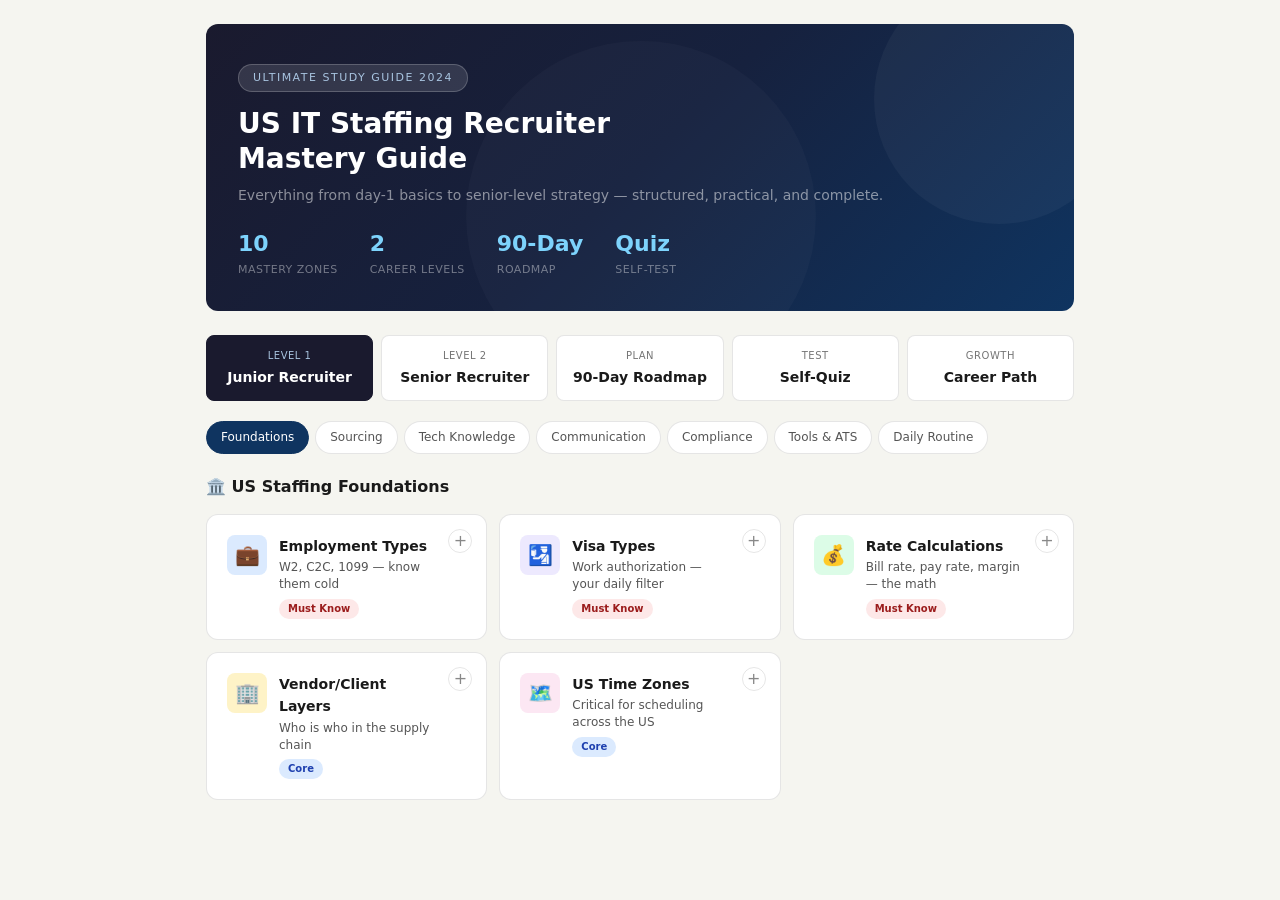
<file: index.html.html>
<!DOCTYPE html>
<html lang="en">
<head>
<meta charset="UTF-8">
<meta name="viewport" content="width=device-width, initial-scale=1.0">
<title>US IT Staffing Recruiter — Ultimate Study Guide</title>
<style>
  *, *::before, *::after { box-sizing: border-box; margin: 0; padding: 0; }

  :root {
    --bg: #f5f5f0;
    --surface: #ffffff;
    --surface2: #f0efe9;
    --border: rgba(0,0,0,0.1);
    --border2: rgba(0,0,0,0.18);
    --text: #1a1a1a;
    --text2: #555;
    --text3: #888;
    --navy: #0f3460;
    --navy2: #16213e;
    --navy3: #1a1a2e;
    --accent: #7dd3fc;
    --radius: 12px;
    --radius-sm: 8px;
  }

  body {
    font-family: -apple-system, BlinkMacSystemFont, 'Segoe UI', system-ui, sans-serif;
    background: var(--bg);
    color: var(--text);
    min-height: 100vh;
    font-size: 15px;
    line-height: 1.6;
  }

  .container {
    max-width: 900px;
    margin: 0 auto;
    padding: 24px 16px 60px;
  }

  /* HERO */
  .hero {
    background: linear-gradient(135deg, #1a1a2e 0%, #16213e 50%, #0f3460 100%);
    border-radius: var(--radius);
    padding: 2.5rem 2rem 2rem;
    margin-bottom: 24px;
    position: relative;
    overflow: hidden;
  }
  .hero::before {
    content: '';
    position: absolute;
    top: -50px; right: -50px;
    width: 250px; height: 250px;
    background: rgba(255,255,255,0.04);
    border-radius: 50%;
  }
  .hero::after {
    content: '';
    position: absolute;
    bottom: -80px; left: 30%;
    width: 350px; height: 350px;
    background: rgba(255,255,255,0.025);
    border-radius: 50%;
  }
  .hero-badge {
    display: inline-block;
    background: rgba(255,255,255,0.12);
    border: 0.5px solid rgba(255,255,255,0.2);
    border-radius: 20px;
    padding: 4px 14px;
    font-size: 11px;
    color: #a8c4e0;
    letter-spacing: 1.5px;
    text-transform: uppercase;
    margin-bottom: 14px;
    position: relative; z-index: 1;
  }
  .hero h1 {
    font-size: 28px;
    font-weight: 600;
    color: #fff;
    line-height: 1.25;
    margin-bottom: 8px;
    position: relative; z-index: 1;
  }
  .hero p {
    font-size: 14px;
    color: rgba(255,255,255,0.5);
    position: relative; z-index: 1;
  }
  .hero-stats {
    display: flex;
    gap: 2rem;
    margin-top: 20px;
    flex-wrap: wrap;
    position: relative; z-index: 1;
  }
  .hero-stat span:first-child { display: block; font-size: 22px; font-weight: 600; color: #7dd3fc; }
  .hero-stat span:last-child { display: block; font-size: 11px; color: rgba(255,255,255,0.4); text-transform: uppercase; letter-spacing: 0.5px; }

  /* TABS */
  .tabs {
    display: flex;
    gap: 8px;
    margin-bottom: 20px;
    flex-wrap: wrap;
  }
  .tab {
    flex: 1;
    min-width: 130px;
    padding: 12px 14px;
    border-radius: var(--radius-sm);
    border: 1px solid var(--border);
    background: var(--surface);
    cursor: pointer;
    text-align: center;
    transition: all 0.2s;
    user-select: none;
  }
  .tab:hover { background: var(--surface2); }
  .tab.active { background: var(--navy3); border-color: var(--navy3); color: white; }
  .tab .tab-label { font-size: 10px; opacity: 0.6; text-transform: uppercase; letter-spacing: 0.5px; }
  .tab.active .tab-label { color: #a8c4e0; opacity: 1; }
  .tab .tab-title { font-size: 14px; font-weight: 600; margin-top: 2px; }

  /* SECTION NAV */
  .section-nav {
    display: flex;
    gap: 6px;
    flex-wrap: wrap;
    margin-bottom: 20px;
  }
  .nav-pill {
    padding: 6px 14px;
    border-radius: 20px;
    border: 1px solid var(--border);
    background: var(--surface);
    font-size: 12px;
    cursor: pointer;
    color: var(--text2);
    transition: all 0.15s;
    user-select: none;
  }
  .nav-pill:hover { background: var(--surface2); color: var(--text); }
  .nav-pill.active { background: var(--navy); border-color: var(--navy); color: white; }

  /* CONTENT */
  .content-area { display: none; }
  .content-area.visible { display: block; }

  /* CARDS */
  .card-grid {
    display: grid;
    grid-template-columns: repeat(auto-fit, minmax(280px, 1fr));
    gap: 12px;
    margin-bottom: 20px;
  }
  .card {
    background: var(--surface);
    border: 1px solid var(--border);
    border-radius: var(--radius);
    padding: 1.25rem;
    cursor: pointer;
    transition: border-color 0.2s, background 0.2s;
    position: relative;
  }
  .card:hover { border-color: var(--border2); }
  .card.open { border-color: var(--navy); }
  .card-header { display: flex; align-items: flex-start; gap: 12px; }
  .card-icon {
    width: 40px; height: 40px;
    border-radius: var(--radius-sm);
    display: flex; align-items: center; justify-content: center;
    font-size: 20px; flex-shrink: 0;
  }
  .card-meta { flex: 1; padding-right: 28px; }
  .card-title { font-size: 14px; font-weight: 600; }
  .card-sub { font-size: 12px; color: var(--text2); margin-top: 2px; line-height: 1.4; }
  .badge {
    display: inline-block;
    font-size: 10px;
    padding: 2px 9px;
    border-radius: 10px;
    font-weight: 600;
    margin-top: 6px;
  }
  .badge-must { background: #fde8e8; color: #9b1c1c; }
  .badge-core { background: #dbeafe; color: #1e40af; }
  .badge-advanced { background: #ede9fe; color: #5b21b6; }
  .badge-tool { background: #dcfce7; color: #166534; }

  .toggle-btn {
    position: absolute;
    top: 14px; right: 14px;
    width: 24px; height: 24px;
    border-radius: 50%;
    border: 1px solid var(--border);
    background: transparent;
    display: flex; align-items: center; justify-content: center;
    font-size: 16px; line-height: 1;
    color: var(--text3);
    cursor: pointer;
    transition: transform 0.2s;
    font-family: inherit;
  }
  .card.open .toggle-btn { transform: rotate(45deg); }

  .card-body {
    background: var(--surface2);
    border-radius: var(--radius-sm);
    padding: 1rem;
    margin-top: 14px;
    display: none;
  }
  .card.open .card-body { display: block; }

  /* TABLES */
  .tbl-wrap { overflow-x: auto; margin: 10px 0; }
  table { width: 100%; border-collapse: collapse; font-size: 12px; }
  th {
    background: rgba(0,0,0,0.04);
    padding: 8px 12px;
    text-align: left;
    font-weight: 600;
    font-size: 11px;
    text-transform: uppercase;
    letter-spacing: 0.5px;
    color: var(--text2);
    border-bottom: 1px solid var(--border);
  }
  td { padding: 8px 12px; border-bottom: 1px solid var(--border); vertical-align: top; line-height: 1.5; }
  tr:last-child td { border-bottom: none; }

  /* CHECKLIST */
  .checklist { list-style: none; }
  .checklist li {
    display: flex;
    align-items: flex-start;
    gap: 10px;
    padding: 7px 0;
    font-size: 13px;
    border-bottom: 1px solid var(--border);
    line-height: 1.5;
  }
  .checklist li:last-child { border-bottom: none; }
  .checklist li input[type="checkbox"] { margin-top: 3px; flex-shrink: 0; accent-color: var(--navy); width: 15px; height: 15px; }
  .sub { color: var(--text2); font-size: 11px; display: block; margin-top: 3px; }

  /* TIP BOXES */
  .tip {
    background: #dbeafe;
    border-left: 3px solid #2563eb;
    border-radius: 0 var(--radius-sm) var(--radius-sm) 0;
    padding: 10px 14px;
    margin: 10px 0;
    font-size: 12px;
    color: #1e3a8a;
    line-height: 1.6;
  }
  .warn {
    background: #fef3c7;
    border-left: 3px solid #d97706;
    border-radius: 0 var(--radius-sm) var(--radius-sm) 0;
    padding: 10px 14px;
    margin: 10px 0;
    font-size: 12px;
    color: #78350f;
    line-height: 1.6;
  }

  /* SECTION HEADING */
  .section-heading {
    font-size: 16px;
    font-weight: 600;
    margin-bottom: 14px;
    display: flex;
    align-items: center;
    gap: 8px;
  }

  /* ROADMAP */
  .roadmap-block {
    background: var(--surface);
    border: 1px solid var(--border);
    border-radius: var(--radius);
    padding: 1.25rem;
    margin-bottom: 14px;
  }
  .roadmap-block-title {
    font-size: 14px;
    font-weight: 600;
    margin-bottom: 14px;
    padding-bottom: 10px;
    border-bottom: 1px solid var(--border);
  }
  .roadmap-step {
    display: flex;
    gap: 14px;
    padding: 12px 0;
    border-bottom: 1px solid var(--border);
    align-items: flex-start;
  }
  .roadmap-step:last-child { border-bottom: none; }
  .step-num {
    width: 30px; height: 30px;
    border-radius: 50%;
    background: var(--navy);
    color: white;
    display: flex; align-items: center; justify-content: center;
    font-size: 12px; font-weight: 600;
    flex-shrink: 0; margin-top: 2px;
  }
  .step-info { flex: 1; }
  .step-title { font-size: 14px; font-weight: 600; }
  .step-desc { font-size: 12px; color: var(--text2); margin-top: 4px; line-height: 1.5; }
  .step-week {
    display: inline-block;
    font-size: 10px;
    background: var(--surface2);
    color: var(--text3);
    padding: 2px 8px;
    border-radius: 10px;
    margin-top: 5px;
  }

  /* PROGRESS */
  .progress-card {
    background: var(--surface);
    border: 1px solid var(--border);
    border-radius: var(--radius);
    padding: 1.25rem;
    margin-bottom: 16px;
  }
  .progress-card-title { font-size: 14px; font-weight: 600; margin-bottom: 14px; }
  .progress-row { margin-bottom: 12px; }
  .progress-label-row { display: flex; justify-content: space-between; font-size: 12px; color: var(--text2); margin-bottom: 5px; }
  .progress-track {
    background: var(--surface2);
    border-radius: 10px;
    height: 7px;
    overflow: hidden;
  }
  .progress-fill {
    height: 100%;
    border-radius: 10px;
    transition: width 0.4s ease;
  }
  .btn-row { display: flex; gap: 8px; flex-wrap: wrap; margin-top: 14px; }
  .btn {
    padding: 7px 14px;
    border-radius: var(--radius-sm);
    border: 1px solid var(--border2);
    background: transparent;
    cursor: pointer;
    font-size: 12px;
    color: var(--text);
    font-family: inherit;
    transition: background 0.15s;
  }
  .btn:hover { background: var(--surface2); }

  /* QUIZ */
  .quiz-card {
    background: var(--surface);
    border: 1px solid var(--border);
    border-radius: var(--radius);
    padding: 1.25rem;
    margin-bottom: 14px;
  }
  .quiz-q { font-size: 14px; font-weight: 600; margin-bottom: 12px; line-height: 1.5; }
  .quiz-options { display: flex; flex-direction: column; gap: 7px; }
  .quiz-opt {
    padding: 9px 14px;
    border: 1px solid var(--border);
    border-radius: var(--radius-sm);
    cursor: pointer;
    font-size: 13px;
    transition: background 0.15s;
    background: var(--surface);
    line-height: 1.5;
  }
  .quiz-opt:hover { background: var(--surface2); }
  .quiz-opt.correct { background: #dcfce7 !important; border-color: #166534 !important; color: #166534; }
  .quiz-opt.wrong { background: #fde8e8 !important; border-color: #9b1c1c !important; color: #9b1c1c; }
  .quiz-feedback {
    display: none;
    margin-top: 12px;
    font-size: 12px;
    line-height: 1.6;
    padding: 10px 14px;
    border-radius: var(--radius-sm);
  }
  .quiz-feedback.show { display: block; }
  .quiz-feedback.correct { background: #dcfce7; color: #166534; }
  .quiz-feedback.wrong { background: #fde8e8; color: #9b1c1c; }
  .quiz-complete {
    display: none;
    background: #dcfce7;
    border-radius: var(--radius);
    padding: 1.5rem;
    text-align: center;
    margin-top: 14px;
  }
  .quiz-complete-title { font-size: 20px; font-weight: 600; color: #166534; margin-bottom: 8px; }
  .quiz-complete-msg { font-size: 14px; color: #14532d; }

  /* SCORE BAR */
  .score-bar {
    display: flex;
    align-items: center;
    gap: 12px;
    margin-bottom: 16px;
    background: var(--surface);
    border: 1px solid var(--border);
    border-radius: var(--radius-sm);
    padding: 10px 16px;
  }
  .score-bar span { font-size: 13px; color: var(--text2); }
  .score-bar strong { font-weight: 700; color: var(--navy); font-size: 16px; }

  /* DAILY GRID */
  .daily-grid {
    display: grid;
    grid-template-columns: repeat(7, 1fr);
    gap: 6px;
    margin: 14px 0;
  }
  .day-col { text-align: center; }
  .day-hdr { font-size: 10px; color: var(--text3); text-transform: uppercase; margin-bottom: 6px; font-weight: 600; }
  .task {
    font-size: 10px;
    padding: 4px 5px;
    border-radius: 5px;
    margin-bottom: 4px;
    line-height: 1.3;
    text-align: left;
  }
  .t-boolean { background: #dbeafe; color: #1e40af; }
  .t-visa { background: #ede9fe; color: #5b21b6; }
  .t-tech { background: #dcfce7; color: #166534; }
  .t-call { background: #fef3c7; color: #78350f; }
  .t-compliance { background: #fde8e8; color: #9b1c1c; }
  .t-review { background: var(--surface2); color: var(--text2); }
  .t-mock { background: #fce7f3; color: #831843; }

  /* CAREER PATH */
  .career-path {
    display: flex;
    align-items: center;
    gap: 0;
    flex-wrap: wrap;
    margin: 14px 0;
  }
  .career-node {
    background: var(--surface);
    border: 1px solid var(--border);
    border-radius: var(--radius-sm);
    padding: 10px 14px;
    font-size: 12px;
    text-align: center;
    min-width: 110px;
  }
  .career-node .cn-title { font-weight: 600; font-size: 13px; }
  .career-node .cn-time { font-size: 10px; color: var(--text3); margin-top: 2px; }
  .career-arrow { font-size: 18px; color: var(--text3); padding: 0 6px; }

  /* PRINT */
  @media print {
    .tabs, .section-nav, .btn-row, .btn { display: none !important; }
    .content-area { display: block !important; }
    .card-body { display: block !important; }
    body { background: white; }
  }

  @media (max-width: 600px) {
    .hero h1 { font-size: 22px; }
    .hero-stats { gap: 1rem; }
    .daily-grid { grid-template-columns: repeat(4, 1fr); }
    .career-path { flex-direction: column; align-items: flex-start; }
    .career-arrow { transform: rotate(90deg); }
  }
</style>
</head>
<body>
<div class="container">

  <!-- HERO -->
  <div class="hero">
    <div class="hero-badge">Ultimate Study Guide 2024</div>
    <h1>US IT Staffing Recruiter<br>Mastery Guide</h1>
    <p>Everything from day-1 basics to senior-level strategy — structured, practical, and complete.</p>
    <div class="hero-stats">
      <div class="hero-stat"><span>10</span><span>Mastery Zones</span></div>
      <div class="hero-stat"><span>2</span><span>Career Levels</span></div>
      <div class="hero-stat"><span>90-Day</span><span>Roadmap</span></div>
      <div class="hero-stat"><span>Quiz</span><span>Self-Test</span></div>
    </div>
  </div>

  <!-- TABS -->
  <div class="tabs">
    <div class="tab active" onclick="switchTab('junior', this)">
      <div class="tab-label">Level 1</div>
      <div class="tab-title">Junior Recruiter</div>
    </div>
    <div class="tab" onclick="switchTab('senior', this)">
      <div class="tab-label">Level 2</div>
      <div class="tab-title">Senior Recruiter</div>
    </div>
    <div class="tab" onclick="switchTab('roadmap', this)">
      <div class="tab-label">Plan</div>
      <div class="tab-title">90-Day Roadmap</div>
    </div>
    <div class="tab" onclick="switchTab('quiz', this)">
      <div class="tab-label">Test</div>
      <div class="tab-title">Self-Quiz</div>
    </div>
    <div class="tab" onclick="switchTab('career', this)">
      <div class="tab-label">Growth</div>
      <div class="tab-title">Career Path</div>
    </div>
  </div>

  <!-- SECTION NAV (junior only) -->
  <div id="sec-nav" class="section-nav">
    <div class="nav-pill active" onclick="showSec('foundations', this)">Foundations</div>
    <div class="nav-pill" onclick="showSec('sourcing', this)">Sourcing</div>
    <div class="nav-pill" onclick="showSec('tech', this)">Tech Knowledge</div>
    <div class="nav-pill" onclick="showSec('communication', this)">Communication</div>
    <div class="nav-pill" onclick="showSec('compliance', this)">Compliance</div>
    <div class="nav-pill" onclick="showSec('tools', this)">Tools & ATS</div>
    <div class="nav-pill" onclick="showSec('daily', this)">Daily Routine</div>
  </div>

  <!-- ===== JUNIOR ===== -->
  <div id="tab-junior" class="content-area visible">

    <!-- FOUNDATIONS -->
    <div id="sec-foundations" class="content-area visible">
      <div class="section-heading">🏛️ US Staffing Foundations</div>
      <div class="card-grid">

        <div class="card" onclick="toggleCard(this)">
          <button class="toggle-btn" aria-label="expand">+</button>
          <div class="card-header">
            <div class="card-icon" style="background:#dbeafe;">💼</div>
            <div class="card-meta">
              <div class="card-title">Employment Types</div>
              <div class="card-sub">W2, C2C, 1099 — know them cold</div>
              <span class="badge badge-must">Must Know</span>
            </div>
          </div>
          <div class="card-body">
            <div class="tbl-wrap">
              <table>
                <tr><th>Type</th><th>Meaning</th><th>Tax responsibility</th><th>Key use case</th></tr>
                <tr><td><strong>W2</strong></td><td>Employee on payroll</td><td>Employer withholds</td><td>Most common. Safe for candidate.</td></tr>
                <tr><td><strong>C2C</strong></td><td>Corp to Corp — vendor bills vendor</td><td>Candidate's own LLC</td><td>Senior contractors, higher rate</td></tr>
                <tr><td><strong>1099</strong></td><td>Independent contractor</td><td>Candidate handles it all</td><td>Short gigs, rare in IT staffing</td></tr>
                <tr><td><strong>FTE</strong></td><td>Full-time direct hire</td><td>Employer withholds</td><td>Permanent placement</td></tr>
              </table>
            </div>
            <div class="tip">💡 Always ask: "Are you open to W2?" — most clients prefer W2 to reduce risk. If candidate insists on C2C, verify their LLC/Inc is real and active.</div>
          </div>
        </div>

        <div class="card" onclick="toggleCard(this)">
          <button class="toggle-btn" aria-label="expand">+</button>
          <div class="card-header">
            <div class="card-icon" style="background:#ede9fe;">🛂</div>
            <div class="card-meta">
              <div class="card-title">Visa Types</div>
              <div class="card-sub">Work authorization — your daily filter</div>
              <span class="badge badge-must">Must Know</span>
            </div>
          </div>
          <div class="card-body">
            <div class="tbl-wrap">
              <table>
                <tr><th>Visa</th><th>Full Form</th><th>Sponsor needed?</th><th>Key Note</th></tr>
                <tr><td><strong>USC</strong></td><td>US Citizen</td><td>No</td><td>Can work anywhere, any client</td></tr>
                <tr><td><strong>GC</strong></td><td>Green Card</td><td>No</td><td>Permanent resident. Treat like USC.</td></tr>
                <tr><td><strong>H1B</strong></td><td>H-1B Visa</td><td>Yes</td><td>Employer must transfer/sponsor. Cap subject.</td></tr>
                <tr><td><strong>OPT</strong></td><td>Optional Practical Training</td><td>No (12–36 mo)</td><td>F1 student. Has EAD card. Check expiry!</td></tr>
                <tr><td><strong>CPT</strong></td><td>Curricular Practical Training</td><td>No</td><td>Student working during studies. Limited hours.</td></tr>
                <tr><td><strong>TN</strong></td><td>Trade NAFTA</td><td>No</td><td>Canadian/Mexican citizens only. Job-specific.</td></tr>
                <tr><td><strong>EAD</strong></td><td>Employment Auth Document</td><td>No</td><td>Covers H4-EAD, GC EAD, OPT EAD</td></tr>
                <tr><td><strong>L1</strong></td><td>Intracompany Transfer</td><td>Yes (same company)</td><td>Cannot be placed at another company</td></tr>
              </table>
            </div>
            <div class="warn">⚠️ OPT STEM extension gives 3 years total. Always ask: "What is your OPT expiry date?" Placing someone whose OPT expires mid-project = disaster.</div>
          </div>
        </div>

        <div class="card" onclick="toggleCard(this)">
          <button class="toggle-btn" aria-label="expand">+</button>
          <div class="card-header">
            <div class="card-icon" style="background:#dcfce7;">💰</div>
            <div class="card-meta">
              <div class="card-title">Rate Calculations</div>
              <div class="card-sub">Bill rate, pay rate, margin — the math</div>
              <span class="badge badge-must">Must Know</span>
            </div>
          </div>
          <div class="card-body">
            <ul class="checklist">
              <li><input type="checkbox"><div><strong>Bill Rate</strong> = what client pays your company per hour<span class="sub">Example: Client pays $80/hr</span></div></li>
              <li><input type="checkbox"><div><strong>Pay Rate</strong> = what you pay the candidate per hour<span class="sub">Example: You pay candidate $65/hr</span></div></li>
              <li><input type="checkbox"><div><strong>Gross Margin</strong> = Bill Rate − Pay Rate = $80 − $65 = $15/hr<span class="sub">On 40hrs/week → $600/week margin for the company</span></div></li>
              <li><input type="checkbox"><div><strong>CTC (Cost to Company)</strong> = Pay Rate + Benefits + Employer taxes (~20–25% overhead)<span class="sub">W2 with benefits: add ~$8–12/hr overhead on top of pay rate</span></div></li>
              <li><input type="checkbox"><div><strong>W2 vs C2C equivalence</strong> — C2C rates are higher because candidate pays own taxes<span class="sub">W2 $60/hr ≈ C2C $70–75/hr rough equivalence</span></div></li>
            </ul>
            <div class="tip">💡 Quick rule: To convert W2 to C2C equivalent, add 20–25%. Client always quotes Bill Rate. Your job: negotiate Pay Rate to keep margin healthy (minimum 15–20% margin).</div>
          </div>
        </div>

        <div class="card" onclick="toggleCard(this)">
          <button class="toggle-btn" aria-label="expand">+</button>
          <div class="card-header">
            <div class="card-icon" style="background:#fef3c7;">🏢</div>
            <div class="card-meta">
              <div class="card-title">Vendor/Client Layers</div>
              <div class="card-sub">Who is who in the supply chain</div>
              <span class="badge badge-core">Core</span>
            </div>
          </div>
          <div class="card-body">
            <div class="tbl-wrap">
              <table>
                <tr><th>Layer</th><th>Role</th><th>Your relationship</th></tr>
                <tr><td>Direct Client</td><td>Actual company with the need (JPMorgan, Google)</td><td>Best position — highest margin</td></tr>
                <tr><td>Implementation Partner</td><td>SI firms: TCS, Infosys, Wipro, Accenture</td><td>Often manage the MSP layer</td></tr>
                <tr><td>Prime Vendor</td><td>Has direct contract with end client</td><td>You submit candidates through them</td></tr>
                <tr><td>Tier-1 Vendor</td><td>Approved vendor with MSA signed</td><td>Preferred; better rates</td></tr>
                <tr><td>Tier-2 Sub-vendor</td><td>You go through Tier-1 to reach client</td><td>Lower margin — avoid if possible</td></tr>
              </table>
            </div>
            <div class="warn">⚠️ Fewer layers = more margin for you. Always ask: "Are you the prime vendor or do you have a tier above you?"</div>
          </div>
        </div>

        <div class="card" onclick="toggleCard(this)">
          <button class="toggle-btn" aria-label="expand">+</button>
          <div class="card-header">
            <div class="card-icon" style="background:#fce7f3;">🗺️</div>
            <div class="card-meta">
              <div class="card-title">US Time Zones</div>
              <div class="card-sub">Critical for scheduling across the US</div>
              <span class="badge badge-core">Core</span>
            </div>
          </div>
          <div class="card-body">
            <div class="tbl-wrap">
              <table>
                <tr><th>Zone</th><th>Abbr.</th><th>UTC offset</th><th>Major cities</th></tr>
                <tr><td>Eastern</td><td>EST/EDT</td><td>UTC−5/−4</td><td>New York, Boston, Atlanta, Miami</td></tr>
                <tr><td>Central</td><td>CST/CDT</td><td>UTC−6/−5</td><td>Chicago, Dallas, Houston, Minneapolis</td></tr>
                <tr><td>Mountain</td><td>MST/MDT</td><td>UTC−7/−6</td><td>Denver, Phoenix, Salt Lake City</td></tr>
                <tr><td>Pacific</td><td>PST/PDT</td><td>UTC−8/−7</td><td>San Francisco, Los Angeles, Seattle</td></tr>
              </table>
            </div>
            <div class="tip">💡 From India (IST = UTC+5:30): EST is IST −10:30 hrs. If it's 9 AM EST, it's 7:30 PM IST. Most US recruiter calls happen 8 AM–6 PM in the candidate's time zone.</div>
          </div>
        </div>

      </div>
    </div>

    <!-- SOURCING -->
    <div id="sec-sourcing" class="content-area">
      <div class="section-heading">🔍 Sourcing Mastery</div>
      <div class="card-grid">

        <div class="card" onclick="toggleCard(this)">
          <button class="toggle-btn" aria-label="expand">+</button>
          <div class="card-header">
            <div class="card-icon" style="background:#dbeafe;">🔍</div>
            <div class="card-meta">
              <div class="card-title">Boolean Search Mastery</div>
              <div class="card-sub">Your most powerful sourcing weapon</div>
              <span class="badge badge-must">Must Know</span>
            </div>
          </div>
          <div class="card-body">
            <ul class="checklist">
              <li><input type="checkbox"><div><strong>AND</strong> — narrows results. Both terms must be present<span class="sub">Java AND "Spring Boot" → must have both</span></div></li>
              <li><input type="checkbox"><div><strong>OR</strong> — broadens results. Either term works<span class="sub">(Java OR J2EE OR "Core Java") → any of these</span></div></li>
              <li><input type="checkbox"><div><strong>NOT</strong> — excludes terms<span class="sub">NOT (Junior OR Fresher OR Intern OR Trainee OR "Entry Level")</span></div></li>
              <li><input type="checkbox"><div><strong>Quotes ""</strong> — exact phrase match<span class="sub">"Machine Learning" → exact phrase, not separate words</span></div></li>
              <li><input type="checkbox"><div><strong>Parentheses ()</strong> — grouping for logic<span class="sub">(Java OR Python) AND (AWS OR Azure)</span></div></li>
            </ul>
            <div class="tip"><strong>Sample Production String:</strong><br><br>(Java OR J2EE OR "Core Java") AND ("Spring Boot" OR Microservices OR Hibernate) AND (Developer OR Engineer OR Programmer) NOT (Junior OR Fresher OR Intern OR Trainee OR "Entry Level")</div>
            <div class="tip"><strong>Google X-Ray for LinkedIn:</strong><br><br>site:linkedin.com/in "Java Developer" "New York" "Open to work"</div>
          </div>
        </div>

        <div class="card" onclick="toggleCard(this)">
          <button class="toggle-btn" aria-label="expand">+</button>
          <div class="card-header">
            <div class="card-icon" style="background:#dcfce7;">🎯</div>
            <div class="card-meta">
              <div class="card-title">Platform Sourcing</div>
              <div class="card-sub">Where and how to find candidates</div>
              <span class="badge badge-core">Core</span>
            </div>
          </div>
          <div class="card-body">
            <div class="tbl-wrap">
              <table>
                <tr><th>Platform</th><th>Best For</th><th>Key Feature</th></tr>
                <tr><td>Dice.com</td><td>IT-specific US talent</td><td>Resume search, tech filters, H1B status filter</td></tr>
                <tr><td>LinkedIn</td><td>Passive candidates, senior talent</td><td>Boolean search, "Open to Work" filter</td></tr>
                <tr><td>Monster</td><td>Broad US database</td><td>Power Resume Search with advanced filters</td></tr>
                <tr><td>Indeed Resume</td><td>Active job seekers</td><td>Large volume, lower quality — screen hard</td></tr>
                <tr><td>CareerBuilder</td><td>Mid-level candidates</td><td>Resume database with filters</td></tr>
                <tr><td>GitHub</td><td>Developers with proof of work</td><td>Search by language and location in profiles</td></tr>
                <tr><td>Stack Overflow</td><td>Senior engineers</td><td>Passive talent, very specialized</td></tr>
                <tr><td>ZipRecruiter</td><td>Active seekers</td><td>AI matching, broad reach</td></tr>
              </table>
            </div>
          </div>
        </div>

        <div class="card" onclick="toggleCard(this)">
          <button class="toggle-btn" aria-label="expand">+</button>
          <div class="card-header">
            <div class="card-icon" style="background:#fde8e8;">🚩</div>
            <div class="card-meta">
              <div class="card-title">Fake Resume Detection</div>
              <div class="card-sub">Protect yourself and your client</div>
              <span class="badge badge-must">Must Know</span>
            </div>
          </div>
          <div class="card-body">
            <ul class="checklist">
              <li><input type="checkbox"><div>Too many skills — "Jack of all, master of none" pattern<span class="sub">Java + Python + .NET + Salesforce + SAP on same resume = red flag</span></div></li>
              <li><input type="checkbox"><div>Dates don't add up — overlapping jobs, gaps, impossible timelines</div></li>
              <li><input type="checkbox"><div>No specific project details — only vague role descriptions with buzzwords</div></li>
              <li><input type="checkbox"><div>Copy-paste job descriptions as experience — same language as JD, no metrics</div></li>
              <li><input type="checkbox"><div>Ask technical questions specific to their stated years of experience<span class="sub">7-year Java dev cannot struggle to explain OOP, Spring context, or threading</span></div></li>
              <li><input type="checkbox"><div>Verify LinkedIn profile matches resume — photo, connections, endorsements, activity</div></li>
              <li><input type="checkbox"><div>Check at least one reference — call, don't just email</div></li>
              <li><input type="checkbox"><div>Inconsistent grammar/formatting across sections — copy-paste from different sources</div></li>
            </ul>
          </div>
        </div>

      </div>
    </div>

    <!-- TECH -->
    <div id="sec-tech" class="content-area">
      <div class="section-heading">⚙️ Technical Knowledge for Recruiters</div>
      <div class="card-grid">

        <div class="card" onclick="toggleCard(this)">
          <button class="toggle-btn" aria-label="expand">+</button>
          <div class="card-header">
            <div class="card-icon" style="background:#dcfce7;">🗂️</div>
            <div class="card-meta">
              <div class="card-title">IT Domain Map</div>
              <div class="card-sub">Know what each role does</div>
              <span class="badge badge-must">Must Know</span>
            </div>
          </div>
          <div class="card-body">
            <div class="tbl-wrap">
              <table>
                <tr><th>Domain</th><th>Key Technologies</th><th>What they build/do</th></tr>
                <tr><td>Java Developer</td><td>Java, J2EE, Spring Boot, Microservices, Hibernate, REST API</td><td>Backend apps, enterprise systems</td></tr>
                <tr><td>.NET Developer</td><td>C#, ASP.NET, MVC, Azure, Entity Framework</td><td>Microsoft stack web apps</td></tr>
                <tr><td>Python Developer</td><td>Django, Flask, FastAPI, NumPy, Pandas</td><td>Web, data, automation</td></tr>
                <tr><td>DevOps Engineer</td><td>Docker, Kubernetes, Jenkins, Terraform, Ansible, CI/CD</td><td>Infrastructure, deployment pipelines</td></tr>
                <tr><td>Cloud Engineer</td><td>AWS (EC2/S3/Lambda), Azure, GCP, Terraform</td><td>Cloud infra, migrations</td></tr>
                <tr><td>Data Engineer</td><td>Spark, Hadoop, Kafka, Airflow, SQL, Python, Databricks</td><td>Data pipelines, ETL</td></tr>
                <tr><td>Data Scientist</td><td>Python, R, ML, TensorFlow, scikit-learn, LLMs</td><td>ML models, analytics, AI</td></tr>
                <tr><td>QA Automation</td><td>Selenium, Cypress, TestNG, JUnit, Postman, API testing</td><td>Test automation frameworks</td></tr>
                <tr><td>Cybersecurity</td><td>SIEM, Splunk, Palo Alto, ISO 27001, SOC, CISSP</td><td>Security ops, compliance</td></tr>
                <tr><td>SAP</td><td>SAP FICO, SAP MM, SAP SD, SAP HANA, SAP Basis</td><td>Enterprise ERP systems</td></tr>
                <tr><td>Salesforce</td><td>Apex, Visualforce, LWC, SOQL, Salesforce Admin, CPQ</td><td>CRM customization</td></tr>
                <tr><td>Business Analyst</td><td>Agile, Scrum, JIRA, SQL, Visio, UAT, user stories</td><td>Requirements, documentation</td></tr>
                <tr><td>Project Manager</td><td>PMP, Agile, Scrum, JIRA, Risk Mgmt, Stakeholder Mgmt</td><td>Delivery, coordination</td></tr>
                <tr><td>Full Stack</td><td>React/Angular + Node.js/Java/Python + SQL/NoSQL</td><td>End-to-end web development</td></tr>
              </table>
            </div>
            <div class="tip">💡 You don't need to code — you need to know enough to have a conversation and spot a mismatch between the job and the resume.</div>
          </div>
        </div>

        <div class="card" onclick="toggleCard(this)">
          <button class="toggle-btn" aria-label="expand">+</button>
          <div class="card-header">
            <div class="card-icon" style="background:#ede9fe;">📋</div>
            <div class="card-meta">
              <div class="card-title">Job Description Analysis</div>
              <div class="card-sub">Break down any JD in 5 minutes</div>
              <span class="badge badge-must">Must Know</span>
            </div>
          </div>
          <div class="card-body">
            <ul class="checklist">
              <li><input type="checkbox"><div>Identify <strong>Primary Skills</strong> — deal-breakers, listed first, labeled "Required"</div></li>
              <li><input type="checkbox"><div>Identify <strong>Secondary Skills</strong> — nice-to-have, labeled "Preferred" or "Plus"</div></li>
              <li><input type="checkbox"><div>Note <strong>Years of experience</strong> — be realistic, ±2 years is usually fine</div></li>
              <li><input type="checkbox"><div>Confirm <strong>Location</strong> — Remote? Hybrid? Onsite? Which city? Which state?</div></li>
              <li><input type="checkbox"><div>Check <strong>Visa restrictions</strong> — "Authorized to work without sponsorship" means no H1B</div></li>
              <li><input type="checkbox"><div>Understand the <strong>Domain/Industry</strong> — Finance, Healthcare, Retail changes the experience needed</div></li>
              <li><input type="checkbox"><div>Calculate if <strong>bill rate is realistic</strong> for the skill set and location</div></li>
              <li><input type="checkbox"><div>Check <strong>Duration</strong> — Contract? Contract-to-hire? Direct hire?</div></li>
            </ul>
          </div>
        </div>

        <div class="card" onclick="toggleCard(this)">
          <button class="toggle-btn" aria-label="expand">+</button>
          <div class="card-header">
            <div class="card-icon" style="background:#fef3c7;">🔗</div>
            <div class="card-meta">
              <div class="card-title">Skill Synonyms Cheat Sheet</div>
              <div class="card-sub">Same skill, different names on resumes</div>
              <span class="badge badge-must">Must Know</span>
            </div>
          </div>
          <div class="card-body">
            <div class="tbl-wrap">
              <table>
                <tr><th>Main Skill</th><th>Synonyms / Related</th></tr>
                <tr><td>Java</td><td>J2EE, Core Java, Java EE, Java SE, JVM</td></tr>
                <tr><td>.NET</td><td>C#, ASP.NET, .NET Core, VB.NET</td></tr>
                <tr><td>JavaScript</td><td>JS, Node.js, TypeScript, ECMAScript</td></tr>
                <tr><td>React</td><td>ReactJS, React.js, React Native (mobile)</td></tr>
                <tr><td>DevOps</td><td>SRE, Platform Engineer, CI/CD Engineer, Release Engineer</td></tr>
                <tr><td>Data Engineer</td><td>ETL Developer, Big Data Engineer, Spark Developer</td></tr>
                <tr><td>QA Automation</td><td>SDET, Test Automation Engineer, QA Engineer</td></tr>
                <tr><td>Business Analyst</td><td>BA, Functional Analyst, Systems Analyst, Product Owner</td></tr>
                <tr><td>Kubernetes</td><td>K8s, Container Orchestration</td></tr>
              </table>
            </div>
          </div>
        </div>

      </div>
    </div>

    <!-- COMMUNICATION -->
    <div id="sec-communication" class="content-area">
      <div class="section-heading">📞 Communication Skills</div>
      <div class="card-grid">

        <div class="card" onclick="toggleCard(this)">
          <button class="toggle-btn" aria-label="expand">+</button>
          <div class="card-header">
            <div class="card-icon" style="background:#fef3c7;">📞</div>
            <div class="card-meta">
              <div class="card-title">Candidate Call Script</div>
              <div class="card-sub">How to open, screen, and close on a call</div>
              <span class="badge badge-must">Must Know</span>
            </div>
          </div>
          <div class="card-body">
            <ul class="checklist">
              <li><input type="checkbox"><div><strong>Opening — first 15 seconds</strong><span class="sub">"Hi [Name], this is [Your name] from [Company]. I found your profile on Dice — do you have 5 minutes? I have an exciting Java role in Texas."</span></div></li>
              <li><input type="checkbox"><div><strong>Work auth check</strong><span class="sub">"What is your current work authorization? Are you on H1B? Do you need sponsorship?"</span></div></li>
              <li><input type="checkbox"><div><strong>Location + availability</strong><span class="sub">"Where are you located? This role is [location] — are you open to that? When can you start?"</span></div></li>
              <li><input type="checkbox"><div><strong>Technical fit check</strong><span class="sub">"Tell me about your Spring Boot experience — what version? What was the team size? What were you building?"</span></div></li>
              <li><input type="checkbox"><div><strong>Rate check</strong><span class="sub">Ask for expected rate first. Never reveal client budget first. "What is your current rate or expected rate for this type of role?"</span></div></li>
              <li><input type="checkbox"><div><strong>Commitment close</strong><span class="sub">"If I submit your profile and you get an interview, will you attend? Are you actively interviewing elsewhere?"</span></div></li>
              <li><input type="checkbox"><div><strong>RTR — Right to Represent</strong><span class="sub">"Can I have your permission to submit your profile to [Client name] for this role?" — always verbal + written</span></div></li>
            </ul>
            <div class="warn">⚠️ Never submit without RTR. It protects both you and the candidate from duplicate submissions and legal disputes.</div>
          </div>
        </div>

        <div class="card" onclick="toggleCard(this)">
          <button class="toggle-btn" aria-label="expand">+</button>
          <div class="card-header">
            <div class="card-icon" style="background:#dbeafe;">✉️</div>
            <div class="card-meta">
              <div class="card-title">Email Templates</div>
              <div class="card-sub">Outreach, follow-up, and offer emails</div>
              <span class="badge badge-core">Core</span>
            </div>
          </div>
          <div class="card-body">
            <div class="tip"><strong>Cold Outreach Template:</strong><br><br>Subject: Java Developer – Remote – $75/hr – Austin TX<br><br>Hi [Name],<br>Came across your profile on Dice — strong Spring Boot background. We have an urgent remote opening with a Tier-1 client.<br><br>Role: Java Developer | Duration: 6 months+ | Rate: up to $75/hr W2 | Location: Remote (EST hours)<br><br>Interested? Reply or call me at [number]. Happy to share full JD.<br>– [Your name], [Company]</div>
            <div class="tip"><strong>Follow-Up (no response after 2 days):</strong><br><br>Hi [Name], following up on my note from [date] — this role is still open and client is interviewing this week. Let me know if you'd like full details. Happy to connect at your convenience.</div>
            <div class="tip"><strong>Interview Confirmation:</strong><br><br>Hi [Name], great news! The client has scheduled your interview for [Date] at [Time EST]. Please confirm attendance. I will send dial-in/video details separately. Let me know if any conflicts arise ASAP.</div>
          </div>
        </div>

        <div class="card" onclick="toggleCard(this)">
          <button class="toggle-btn" aria-label="expand">+</button>
          <div class="card-header">
            <div class="card-icon" style="background:#fce7f3;">🗣️</div>
            <div class="card-meta">
              <div class="card-title">Objection Handling</div>
              <div class="card-sub">What to say when candidates push back</div>
              <span class="badge badge-core">Core</span>
            </div>
          </div>
          <div class="card-body">
            <div class="tbl-wrap">
              <table>
                <tr><th>Objection</th><th>Your Response</th></tr>
                <tr><td>"I'm not looking right now"</td><td>"Totally understand — may I just share the details? This one has strong long-term potential and pays well. 5 minutes?"</td></tr>
                <tr><td>"The rate is too low"</td><td>"I understand — let me see what flexibility the client has. Can I tell them you'd consider at $X?"</td></tr>
                <tr><td>"I already have offers"</td><td>"That's great! This role might still be worth comparing. What are your priorities — rate, remote, tech stack, stability?"</td></tr>
                <tr><td>"I don't want to relocate"</td><td>"Completely fine — this is fully remote. You can work from [current city]."</td></tr>
                <tr><td>"I don't interview without written JD"</td><td>"Absolutely — let me email the full JD right now while we talk."</td></tr>
              </table>
            </div>
          </div>
        </div>

      </div>
    </div>

    <!-- COMPLIANCE -->
    <div id="sec-compliance" class="content-area">
      <div class="section-heading">🛡️ Compliance & Legal Basics</div>
      <div class="card-grid">

        <div class="card" onclick="toggleCard(this)">
          <button class="toggle-btn" aria-label="expand">+</button>
          <div class="card-header">
            <div class="card-icon" style="background:#fde8e8;">📄</div>
            <div class="card-meta">
              <div class="card-title">Compliance Checklist</div>
              <div class="card-sub">Every recruiter must know these cold</div>
              <span class="badge badge-must">Must Know</span>
            </div>
          </div>
          <div class="card-body">
            <ul class="checklist">
              <li><input type="checkbox"><div><strong>RTR — Right to Represent</strong><span class="sub">Written consent from candidate before submitting to any client. Never skip this.</span></div></li>
              <li><input type="checkbox"><div><strong>I-9 Verification</strong><span class="sub">Employer must verify identity + work authorization for every new employee before Day 1 of work.</span></div></li>
              <li><input type="checkbox"><div><strong>E-Verify</strong><span class="sub">Federal electronic system to confirm I-9 eligibility. Mandatory for federal contractors.</span></div></li>
              <li><input type="checkbox"><div><strong>Background Check</strong><span class="sub">Criminal, employment history, education verification — done post-offer but pre-start.</span></div></li>
              <li><input type="checkbox"><div><strong>NDA (Non-Disclosure Agreement)</strong><span class="sub">Candidate may need to sign before seeing client project details or SOW.</span></div></li>
              <li><input type="checkbox"><div><strong>Non-Compete / Non-Solicitation</strong><span class="sub">Ask: "Do you have any non-compete with current/previous employer?" It can block placement.</span></div></li>
              <li><input type="checkbox"><div><strong>MSA (Master Service Agreement)</strong><span class="sub">Contract between your company and client/vendor — defines terms, payment, liability.</span></div></li>
              <li><input type="checkbox"><div><strong>PO (Purchase Order)</strong><span class="sub">Client issues PO before work starts — no PO = no payment guarantee. Always chase the PO.</span></div></li>
              <li><input type="checkbox"><div><strong>Drug Test</strong><span class="sub">Some clients (defense, healthcare) require pre-employment drug testing. Disclose to candidate early.</span></div></li>
            </ul>
          </div>
        </div>

      </div>
    </div>

    <!-- TOOLS -->
    <div id="sec-tools" class="content-area">
      <div class="section-heading">🖥️ Tools & ATS</div>
      <div class="card-grid">

        <div class="card" onclick="toggleCard(this)">
          <button class="toggle-btn" aria-label="expand">+</button>
          <div class="card-header">
            <div class="card-icon" style="background:#dcfce7;">🗃️</div>
            <div class="card-meta">
              <div class="card-title">ATS Systems</div>
              <div class="card-sub">Applicant Tracking — your daily workspace</div>
              <span class="badge badge-tool">Tools</span>
            </div>
          </div>
          <div class="card-body">
            <div class="tbl-wrap">
              <table>
                <tr><th>ATS</th><th>Used By</th><th>Key Features</th></tr>
                <tr><td>Bullhorn</td><td>Mid-to-large staffing firms</td><td>CRM + ATS, submission tracking, VMS integration</td></tr>
                <tr><td>JobDiva</td><td>US IT staffing firms</td><td>Resume harvesting, hotlist, activity tracking</td></tr>
                <tr><td>Ceipal</td><td>Smaller/mid staffing</td><td>AI sourcing, affordable, growing fast</td></tr>
                <tr><td>Avionte</td><td>Light industrial + IT</td><td>Payroll integration, compliance tracking</td></tr>
                <tr><td>PCRecruiter</td><td>Boutique firms</td><td>Simple, customizable pipeline</td></tr>
                <tr><td>Greenhouse</td><td>Tech startups</td><td>Strong for direct hire, great UI</td></tr>
              </table>
            </div>
            <ul class="checklist" style="margin-top:10px;">
              <li><input type="checkbox"><div>Log every candidate activity in ATS — calls, emails, status changes</div></li>
              <li><input type="checkbox"><div>Use hotlists/tags to organize bench candidates by tech stack</div></li>
              <li><input type="checkbox"><div>Always update submission status after client feedback</div></li>
              <li><input type="checkbox"><div>Learn Boolean search within ATS resume database</div></li>
            </ul>
          </div>
        </div>

        <div class="card" onclick="toggleCard(this)">
          <button class="toggle-btn" aria-label="expand">+</button>
          <div class="card-header">
            <div class="card-icon" style="background:#ede9fe;">📊</div>
            <div class="card-meta">
              <div class="card-title">KPIs & Metrics</div>
              <div class="card-sub">How your performance is measured</div>
              <span class="badge badge-core">Core</span>
            </div>
          </div>
          <div class="card-body">
            <div class="tbl-wrap">
              <table>
                <tr><th>Metric</th><th>Junior Target</th><th>What it means</th></tr>
                <tr><td>Submissions/day</td><td>5–8</td><td>Resumes sent to clients daily</td></tr>
                <tr><td>Interviews/week</td><td>2–4</td><td>Candidates who get client interviews</td></tr>
                <tr><td>Interview-to-submission ratio</td><td>1:4–1:6</td><td>Quality of your sourcing/screening</td></tr>
                <tr><td>Closures/month</td><td>1–2</td><td>Placements completed</td></tr>
                <tr><td>Time-to-fill</td><td>&lt;7 days</td><td>Days from req receipt to placement</td></tr>
                <tr><td>Fill ratio</td><td>20–30%</td><td>% of open reqs you successfully fill</td></tr>
                <tr><td>Offer-to-join ratio</td><td>&gt;80%</td><td>Candidates who accept and actually join</td></tr>
              </table>
            </div>
          </div>
        </div>

      </div>
    </div>

    <!-- DAILY -->
    <div id="sec-daily" class="content-area">
      <div class="section-heading">📅 Daily Routine (Junior)</div>

      <div class="progress-card">
        <div class="progress-card-title">Weekly Activity Tracker</div>
        <div class="progress-row">
          <div class="progress-label-row"><span>Boolean Practice</span><span id="bp-pct">0%</span></div>
          <div class="progress-track"><div class="progress-fill" id="bp-fill" style="width:0%; background:#2563eb;"></div></div>
        </div>
        <div class="progress-row">
          <div class="progress-label-row"><span>Candidate Calls</span><span id="cc-pct">0%</span></div>
          <div class="progress-track"><div class="progress-fill" id="cc-fill" style="width:0%; background:#7c3aed;"></div></div>
        </div>
        <div class="progress-row">
          <div class="progress-label-row"><span>Tech Study</span><span id="ts-pct">0%</span></div>
          <div class="progress-track"><div class="progress-fill" id="ts-fill" style="width:0%; background:#059669;"></div></div>
        </div>
        <div class="btn-row">
          <button class="btn" onclick="incProg('bp', 20)">+ Boolean session</button>
          <button class="btn" onclick="incProg('cc', 15)">+ Call session</button>
          <button class="btn" onclick="incProg('ts', 25)">+ Tech study</button>
          <button class="btn" onclick="resetProg()">Reset</button>
        </div>
      </div>

      <div class="daily-grid">
        <div class="day-col"><div class="day-hdr">Mon</div><div class="task t-boolean">5 Boolean strings</div><div class="task t-tech">Java stack</div><div class="task t-call">10 cold calls</div></div>
        <div class="day-col"><div class="day-hdr">Tue</div><div class="task t-visa">Visa Q&A drill</div><div class="task t-tech">.NET stack</div><div class="task t-call">Screen 5 resumes</div></div>
        <div class="day-col"><div class="day-hdr">Wed</div><div class="task t-boolean">X-Ray search</div><div class="task t-tech">DevOps tools</div><div class="task t-compliance">I-9 / E-Verify</div></div>
        <div class="day-col"><div class="day-hdr">Thu</div><div class="task t-call">Mock call</div><div class="task t-tech">Cloud (AWS)</div><div class="task t-visa">Rate calc practice</div></div>
        <div class="day-col"><div class="day-hdr">Fri</div><div class="task t-boolean">Platform search</div><div class="task t-tech">Data Engineering</div><div class="task t-call">Follow-ups</div></div>
        <div class="day-col"><div class="day-hdr">Sat</div><div class="task t-mock">Full mock interview</div><div class="task t-review">ATS practice</div></div>
        <div class="day-col"><div class="day-hdr">Sun</div><div class="task t-review">Weekly review</div><div class="task t-review">Plan next week</div></div>
      </div>
    </div>

  </div><!-- end junior -->

  <!-- ===== SENIOR ===== -->
  <div id="tab-senior" class="content-area">
    <div class="section-heading">⭐ Senior Recruiter — Advanced Skill Zones</div>
    <div class="card-grid">

      <div class="card" onclick="toggleCard(this)">
        <button class="toggle-btn" aria-label="expand">+</button>
        <div class="card-header">
          <div class="card-icon" style="background:#ede9fe;">🤝</div>
          <div class="card-meta">
            <div class="card-title">Account Management</div>
            <div class="card-sub">Own client relationships, not just reqs</div>
            <span class="badge badge-advanced">Advanced</span>
          </div>
        </div>
        <div class="card-body">
          <ul class="checklist">
            <li><input type="checkbox"><div>Understand client's org structure — hiring manager, HR, procurement</div></li>
            <li><input type="checkbox"><div>Know client's preferred visa types, blacklisted vendors, interview style</div></li>
            <li><input type="checkbox"><div>Build rapport beyond just submitting resumes — check in weekly without reqs</div></li>
            <li><input type="checkbox"><div>Track client's project pipeline — anticipate upcoming hiring needs 4–8 weeks ahead</div></li>
            <li><input type="checkbox"><div>Handle escalations — candidate no-show, withdrawal, rate disputes — professionally</div></li>
            <li><input type="checkbox"><div>Conduct Quarterly Business Reviews (QBR) — present fill rates, placements, value delivered</div></li>
            <li><input type="checkbox"><div>Know client's budget cycle — when they approve new headcount</div></li>
          </ul>
        </div>
      </div>

      <div class="card" onclick="toggleCard(this)">
        <button class="toggle-btn" aria-label="expand">+</button>
        <div class="card-header">
          <div class="card-icon" style="background:#fef3c7;">💬</div>
          <div class="card-meta">
            <div class="card-title">Advanced Rate Negotiation</div>
            <div class="card-sub">Protect margin while closing candidates</div>
            <span class="badge badge-advanced">Advanced</span>
          </div>
        </div>
        <div class="card-body">
          <ul class="checklist">
            <li><input type="checkbox"><div>Never be the first to quote — ask candidate's expected rate first</div></li>
            <li><input type="checkbox"><div>Anchor technique: "Our range for this role is $X to $Y — where do you fall?"</div></li>
            <li><input type="checkbox"><div>Handle "I need more" — pivot to benefits, remote flexibility, long-term opportunity</div></li>
            <li><input type="checkbox"><div>Counter-offer handling — ask what it would take before candidate accepts counter</div></li>
            <li><input type="checkbox"><div>Understand blended rates for mixed teams and managed services deals</div></li>
            <li><input type="checkbox"><div>Know when to walk away — if margin drops below viability, let the req go</div></li>
          </ul>
          <div class="tip">💡 Senior tip: Always leave $3–5 buffer between your floor and what you quote. Negotiation always happens. If you quote your floor, you lose margin every time.</div>
        </div>
      </div>

      <div class="card" onclick="toggleCard(this)">
        <button class="toggle-btn" aria-label="expand">+</button>
        <div class="card-header">
          <div class="card-icon" style="background:#dcfce7;">📦</div>
          <div class="card-meta">
            <div class="card-title">Bench Sales & Proactive Marketing</div>
            <div class="card-sub">Don't wait for reqs — market your bench</div>
            <span class="badge badge-advanced">Advanced</span>
          </div>
        </div>
        <div class="card-body">
          <ul class="checklist">
            <li><input type="checkbox"><div>Maintain a hotlist of available consultants: tech stack + location + visa + availability date</div></li>
            <li><input type="checkbox"><div>Market bench candidates proactively to clients/vendors before a req is open</div></li>
            <li><input type="checkbox"><div>Craft compelling marketing emails: "Available: 8yr Java + Microservices, GC, remote-ready"</div></li>
            <li><input type="checkbox"><div>Network with prime vendors to get listed as approved sub-vendor</div></li>
            <li><input type="checkbox"><div>Track candidate availability dates — reach out 2–3 weeks before project end</div></li>
            <li><input type="checkbox"><div>Keep consultants warm even while placed — relationship continuity = repeat business</div></li>
          </ul>
        </div>
      </div>

      <div class="card" onclick="toggleCard(this)">
        <button class="toggle-btn" aria-label="expand">+</button>
        <div class="card-header">
          <div class="card-icon" style="background:#dbeafe;">👥</div>
          <div class="card-meta">
            <div class="card-title">Team & Delivery Management</div>
            <div class="card-sub">Leading a recruitment pod</div>
            <span class="badge badge-advanced">Advanced</span>
          </div>
        </div>
        <div class="card-body">
          <ul class="checklist">
            <li><input type="checkbox"><div>Allocate reqs based on recruiter skill strengths — Java-savvy recruiter gets Java reqs</div></li>
            <li><input type="checkbox"><div>Daily standup — pipeline health, blockers, submission counts per recruiter</div></li>
            <li><input type="checkbox"><div>Train junior recruiters — boolean, screening calls, compliance, ATS</div></li>
            <li><input type="checkbox"><div>Set team KPIs and track weekly — submissions, interviews, closures per recruiter</div></li>
            <li><input type="checkbox"><div>Handle difficult situations — team conflict, low performance, client escalations</div></li>
            <li><input type="checkbox"><div>Report to leadership — weekly delivery reports, pipeline forecasting</div></li>
          </ul>
        </div>
      </div>

      <div class="card" onclick="toggleCard(this)">
        <button class="toggle-btn" aria-label="expand">+</button>
        <div class="card-header">
          <div class="card-icon" style="background:#fce7f3;">📈</div>
          <div class="card-meta">
            <div class="card-title">Senior KPIs</div>
            <div class="card-sub">What senior performance looks like</div>
            <span class="badge badge-advanced">Advanced</span>
          </div>
        </div>
        <div class="card-body">
          <div class="tbl-wrap">
            <table>
              <tr><th>Metric</th><th>Senior Target</th><th>Notes</th></tr>
              <tr><td>Submissions/day</td><td>8–12</td><td>Quality over quantity at this level</td></tr>
              <tr><td>Interviews/week</td><td>5–8</td><td>Better interview-to-submission ratio</td></tr>
              <tr><td>Closures/month</td><td>3–5+</td><td>Mix of contract + direct hire</td></tr>
              <tr><td>Revenue contribution</td><td>$15K–50K+/mo</td><td>Depends on placement type and margin</td></tr>
              <tr><td>Client retention rate</td><td>&gt;80%</td><td>Clients keep coming back specifically to you</td></tr>
              <tr><td>Interview-to-offer ratio</td><td>1:2–1:3</td><td>Better quality of candidate screening</td></tr>
              <tr><td>Repeat placements</td><td>&gt;30% of pipeline</td><td>Placing same candidates again = deep trust</td></tr>
            </table>
          </div>
        </div>
      </div>

      <div class="card" onclick="toggleCard(this)">
        <button class="toggle-btn" aria-label="expand">+</button>
        <div class="card-header">
          <div class="card-icon" style="background:#fde8e8;">⚖️</div>
          <div class="card-meta">
            <div class="card-title">Advanced Compliance & Contracts</div>
            <div class="card-sub">MSA, SOW, PO — contract-level knowledge</div>
            <span class="badge badge-advanced">Advanced</span>
          </div>
        </div>
        <div class="card-body">
          <ul class="checklist">
            <li><input type="checkbox"><div><strong>SOW (Statement of Work)</strong> — scope, deliverables, timeline, pricing<span class="sub">Different from time-and-material contracts — fixed scope, fixed price</span></div></li>
            <li><input type="checkbox"><div><strong>MSA amendments</strong> — know when client changes terms and what you can/can't agree to</div></li>
            <li><input type="checkbox"><div><strong>IC misclassification risk</strong> — 1099 vs W2 legal exposure for your company</div></li>
            <li><input type="checkbox"><div><strong>ACA compliance</strong> — benefits requirements for contractors working 30+ hrs/week</div></li>
            <li><input type="checkbox"><div><strong>Immigration compliance</strong> — H1B LCA, OPT STEM extensions, visa validity tracking</div></li>
            <li><input type="checkbox"><div><strong>OFCCP regulations</strong> — federal contractor equal opportunity requirements</div></li>
          </ul>
        </div>
      </div>

    </div>
  </div>

  <!-- ===== ROADMAP ===== -->
  <div id="tab-roadmap" class="content-area">
    <div class="section-heading">🗺️ 90-Day Study Roadmap</div>

    <div class="progress-card">
      <div style="display:flex; justify-content:space-between; align-items:center; margin-bottom:10px;">
        <span style="font-size:14px; font-weight:600;">Overall Progress</span>
        <span id="rm-label" style="font-size:13px; color:var(--text2);">0 / 12 weeks</span>
      </div>
      <div class="progress-track" style="height:10px;"><div class="progress-fill" id="rm-fill" style="width:0%; background:var(--navy);"></div></div>
    </div>

    <div class="roadmap-block">
      <div class="roadmap-block-title" style="color:#9b1c1c;">📅 Month 1 — Weeks 1–4: Foundations</div>
      <div class="roadmap-step"><div class="step-num">1</div><div class="step-info"><div class="step-title">W2, C2C, 1099 + Visa Types</div><div class="step-desc">Master all employment models and 8 visa types. Practice explaining each without notes.</div><div class="step-week">Week 1</div><br><input type="checkbox" onchange="updateRM(this)" style="accent-color:var(--navy);"></div></div>
      <div class="roadmap-step"><div class="step-num">2</div><div class="step-info"><div class="step-title">Rate Calculations + Vendor Layers</div><div class="step-desc">Do 20 mock rate calculations. Learn vendor tier structure with real examples.</div><div class="step-week">Week 2</div><br><input type="checkbox" onchange="updateRM(this)" style="accent-color:var(--navy);"></div></div>
      <div class="roadmap-step"><div class="step-num">3</div><div class="step-info"><div class="step-title">Boolean Mastery</div><div class="step-desc">Write 5 full boolean strings daily. Practice on Dice, LinkedIn, and Google X-Ray.</div><div class="step-week">Week 3</div><br><input type="checkbox" onchange="updateRM(this)" style="accent-color:var(--navy);"></div></div>
      <div class="roadmap-step"><div class="step-num">4</div><div class="step-info"><div class="step-title">First Mock Screening Calls</div><div class="step-desc">Record yourself doing 10 mock candidate calls. Review accent, pace, and question flow.</div><div class="step-week">Week 4</div><br><input type="checkbox" onchange="updateRM(this)" style="accent-color:var(--navy);"></div></div>
    </div>

    <div class="roadmap-block">
      <div class="roadmap-block-title" style="color:#1e40af;">📅 Month 2 — Weeks 5–8: Core Skills</div>
      <div class="roadmap-step"><div class="step-num">5</div><div class="step-info"><div class="step-title">IT Tech Stacks Deep Dive</div><div class="step-desc">Study 2 tech stacks per week: Java, .NET, DevOps, Cloud. Know synonyms and skill hierarchy.</div><div class="step-week">Week 5–6</div><br><input type="checkbox" onchange="updateRM(this)" style="accent-color:var(--navy);"></div></div>
      <div class="roadmap-step"><div class="step-num">6</div><div class="step-info"><div class="step-title">ATS System Practice</div><div class="step-desc">Get hands-on with Bullhorn or JobDiva. Practice candidate entry, submission, pipeline stages.</div><div class="step-week">Week 6</div><br><input type="checkbox" onchange="updateRM(this)" style="accent-color:var(--navy);"></div></div>
      <div class="roadmap-step"><div class="step-num">7</div><div class="step-info"><div class="step-title">Compliance Deep Dive</div><div class="step-desc">RTR, I-9, E-Verify, NDA, background checks — role-play each scenario with a partner.</div><div class="step-week">Week 7</div><br><input type="checkbox" onchange="updateRM(this)" style="accent-color:var(--navy);"></div></div>
      <div class="roadmap-step"><div class="step-num">8</div><div class="step-info"><div class="step-title">Resume Screening Speed Drill</div><div class="step-desc">Screen 10 real-looking resumes in 30 minutes. Accept/reject each with written reasons.</div><div class="step-week">Week 8</div><br><input type="checkbox" onchange="updateRM(this)" style="accent-color:var(--navy);"></div></div>
    </div>

    <div class="roadmap-block">
      <div class="roadmap-block-title" style="color:#166534;">📅 Month 3 — Weeks 9–12: Job-Ready</div>
      <div class="roadmap-step"><div class="step-num">9</div><div class="step-info"><div class="step-title">Rate Negotiation Role-Play</div><div class="step-desc">10 live negotiations with a partner. Handle "I need more," counter-offers, walk-aways.</div><div class="step-week">Week 9</div><br><input type="checkbox" onchange="updateRM(this)" style="accent-color:var(--navy);"></div></div>
      <div class="roadmap-step"><div class="step-num">10</div><div class="step-info"><div class="step-title">Full Pipeline Simulation</div><div class="step-desc">Pick 3 real job postings. Source → Screen → Submit → Follow-up. Track in a spreadsheet.</div><div class="step-week">Week 10</div><br><input type="checkbox" onchange="updateRM(this)" style="accent-color:var(--navy);"></div></div>
      <div class="roadmap-step"><div class="step-num">11</div><div class="step-info"><div class="step-title">Interview Prep</div><div class="step-desc">Practice: "Walk me through your sourcing process," "How do you screen fake resumes?" etc.</div><div class="step-week">Week 11</div><br><input type="checkbox" onchange="updateRM(this)" style="accent-color:var(--navy);"></div></div>
      <div class="roadmap-step"><div class="step-num">12</div><div class="step-info"><div class="step-title">Full Mock Recruiter Interview Day</div><div class="step-desc">Complete 2-hour mock interview covering all zones. Record it. Grade yourself against the checklist.</div><div class="step-week">Week 12</div><br><input type="checkbox" onchange="updateRM(this)" style="accent-color:var(--navy);"></div></div>
    </div>
  </div>

  <!-- ===== QUIZ ===== -->
  <div id="tab-quiz" class="content-area">
    <div class="section-heading">🧠 Self-Quiz — Test Your Knowledge</div>
    <div class="score-bar">
      <span>Score:</span>
      <strong id="q-score">0</strong>
      <span>/ <strong id="q-total">0</strong> answered</span>
      <button class="btn" onclick="resetQuiz()" style="margin-left:auto;">Reset quiz</button>
    </div>

    <div class="quiz-card" id="q1">
      <div class="quiz-q">1. A candidate says they are on OPT STEM extension. How long can they work without H1B sponsorship?</div>
      <div class="quiz-options">
        <div class="quiz-opt" onclick="answer(this,'q1','q1-fb',false,'OPT STEM gives 24 months extension on top of the initial 12-month OPT = 36 months total. Always check the EAD card expiry date.')">12 months</div>
        <div class="quiz-opt" onclick="answer(this,'q1','q1-fb',false,'OPT STEM gives 24 months extension on top of the initial 12-month OPT = 36 months total. Always check the EAD card expiry date.')">24 months only</div>
        <div class="quiz-opt" onclick="answer(this,'q1','q1-fb',true,'Correct! 12 months initial OPT + 24 months STEM extension = 36 months total. Always verify the actual EAD card expiry date before placement.')">36 months total</div>
        <div class="quiz-opt" onclick="answer(this,'q1','q1-fb',false,'OPT STEM gives 24 months extension on top of the initial 12-month OPT = 36 months total. Always check the EAD card expiry date.')">Unlimited until H1B lottery</div>
      </div>
      <div class="quiz-feedback" id="q1-fb"></div>
    </div>

    <div class="quiz-card" id="q2">
      <div class="quiz-q">2. Client's bill rate is $90/hr. You pay candidate $72/hr W2. What is your gross margin per 40-hour week?</div>
      <div class="quiz-options">
        <div class="quiz-opt" onclick="answer(this,'q2','q2-fb',false,'($90 − $72) = $18/hr × 40 hours = $720/week gross margin.')">$560</div>
        <div class="quiz-opt" onclick="answer(this,'q2','q2-fb',true,'Correct! ($90 − $72) = $18/hr × 40 hours = $720/week gross margin. This is before overhead costs like benefits.')">$720</div>
        <div class="quiz-opt" onclick="answer(this,'q2','q2-fb',false,'($90 − $72) = $18/hr × 40 hours = $720/week gross margin.')">$900</div>
        <div class="quiz-opt" onclick="answer(this,'q2','q2-fb',false,'($90 − $72) = $18/hr × 40 hours = $720/week gross margin.')">$288</div>
      </div>
      <div class="quiz-feedback" id="q2-fb"></div>
    </div>

    <div class="quiz-card" id="q3">
      <div class="quiz-q">3. A client says "No H1B sponsorship." Which candidate CAN you submit?</div>
      <div class="quiz-options">
        <div class="quiz-opt" onclick="answer(this,'q3','q3-fb',false,'H1B requires employer sponsorship — cannot be submitted when client says no sponsorship.')">H1B candidate with 3 years remaining</div>
        <div class="quiz-opt" onclick="answer(this,'q3','q3-fb',true,'Correct! OPT STEM EAD means the candidate is independently authorized to work — no employer sponsorship required. They have their own EAD card.')">OPT STEM candidate with valid EAD</div>
        <div class="quiz-opt" onclick="answer(this,'q3','q3-fb',false,'L1 visa is company-specific and cannot be transferred to work at another employer or client site.')">L1 visa candidate</div>
        <div class="quiz-opt" onclick="answer(this,'q3','q3-fb',false,'CPT is tied to the student\'s active school enrollment — strict restrictions make it unsuitable here.')">CPT candidate</div>
      </div>
      <div class="quiz-feedback" id="q3-fb"></div>
    </div>

    <div class="quiz-card" id="q4">
      <div class="quiz-q">4. What does RTR stand for, and when must you get it?</div>
      <div class="quiz-options">
        <div class="quiz-opt" onclick="answer(this,'q4','q4-fb',false,'RTR = Right to Represent. It must be obtained BEFORE submitting the resume — not after.')">Right to Recruit — after interview confirmation</div>
        <div class="quiz-opt" onclick="answer(this,'q4','q4-fb',true,'Correct! RTR = Right to Represent. Always get verbal + written permission BEFORE submitting. This prevents duplicate submissions and legal disputes.')">Right to Represent — before any submission</div>
        <div class="quiz-opt" onclick="answer(this,'q4','q4-fb',false,'RTR = Right to Represent. It must be obtained BEFORE submitting a candidate\'s resume — not after placement.')">Right to Represent — after placement only</div>
        <div class="quiz-opt" onclick="answer(this,'q4','q4-fb',false,'RTR = Right to Represent. It has nothing to do with internal transfers.')">Recruiter Transfer Request — for internal transfers</div>
      </div>
      <div class="quiz-feedback" id="q4-fb"></div>
    </div>

    <div class="quiz-card" id="q5">
      <div class="quiz-q">5. Which Boolean string is correctly formatted for a production search?</div>
      <div class="quiz-options">
        <div class="quiz-opt" onclick="answer(this,'q5','q5-fb',false,'Boolean operators must be UPPERCASE. Lowercase "and", "or", "not" may not work on Dice/LinkedIn. "Entry Level" also needs quotes.')">java AND developer not (junior or fresher)</div>
        <div class="quiz-opt" onclick="answer(this,'q5','q5-fb',true,'Correct! Uppercase operators, quoted multi-word phrases, properly grouped exclusions — this is production-ready Boolean.')"> (Java OR J2EE) AND (Developer OR Engineer) NOT (Junior OR Fresher OR "Entry Level" OR Intern)</div>
        <div class="quiz-opt" onclick="answer(this,'q5','q5-fb',false,'Missing proper NOT grouping, lowercase operators, and "Entry Level" needs to be quoted as a phrase.')">Java AND Developer AND NOT Junior fresher intern</div>
        <div class="quiz-opt" onclick="answer(this,'q5','q5-fb',false,'Minus (-) operators are for Google only. Most recruiting platforms require NOT in uppercase.')">Java Developer -Junior -fresher -intern</div>
      </div>
      <div class="quiz-feedback" id="q5-fb"></div>
    </div>

    <div class="quiz-card" id="q6">
      <div class="quiz-q">6. A candidate on OPT tells you they can do C2C. What is the most important follow-up question?</div>
      <div class="quiz-options">
        <div class="quiz-opt" onclick="answer(this,'q6','q6-fb',false,'Rate is important but not the most critical concern here. OPT candidates doing C2C have a major legal issue that must be verified first.')">What is your expected hourly rate?</div>
        <div class="quiz-opt" onclick="answer(this,'q6','q6-fb',false,'Start date matters but is secondary to the critical legal compliance issue with OPT + C2C.')">When can you start?</div>
        <div class="quiz-opt" onclick="answer(this,'q6','q2-fb',false,'References matter but this is not the most critical issue when an OPT candidate claims C2C status.')">Can you provide references?</div>
        <div class="quiz-opt" onclick="answer(this,'q6','q6-fb',true,'Correct! OPT students on F1 visa technically cannot work as independent contractors (1099/C2C) — their visa status restricts them to employment (W2). This can cause serious compliance violations. Always clarify.')">Do you have your own LLC/Corp registered? OPT visa may restrict C2C work.</div>
      </div>
      <div class="quiz-feedback" id="q6-fb"></div>
    </div>

    <div class="quiz-complete" id="quiz-done">
      <div class="quiz-complete-title">Quiz Complete!</div>
      <div class="quiz-complete-msg" id="quiz-done-msg"></div>
    </div>
  </div>

  <!-- ===== CAREER PATH ===== -->
  <div id="tab-career" class="content-area">
    <div class="section-heading">🚀 Career Growth Path</div>

    <div class="career-path">
      <div class="career-node"><div class="cn-title">Junior Recruiter</div><div class="cn-time">0–6 months</div></div>
      <div class="career-arrow">→</div>
      <div class="career-node"><div class="cn-title">Recruiter</div><div class="cn-time">6–18 months</div></div>
      <div class="career-arrow">→</div>
      <div class="career-node"><div class="cn-title">Senior Recruiter</div><div class="cn-time">18–36 months</div></div>
      <div class="career-arrow">→</div>
      <div class="career-node"><div class="cn-title">Lead / Team Lead</div><div class="cn-time">3–5 years</div></div>
      <div class="career-arrow">→</div>
      <div class="career-node"><div class="cn-title">Delivery Manager</div><div class="cn-time">5+ years</div></div>
    </div>

    <div class="card-grid" style="margin-top:20px;">

      <div class="card" onclick="toggleCard(this)">
        <button class="toggle-btn" aria-label="expand">+</button>
        <div class="card-header">
          <div class="card-icon" style="background:#dbeafe;">🎯</div>
          <div class="card-meta">
            <div class="card-title">Top Interview Questions for Recruiters</div>
            <div class="card-sub">What hiring managers will ask you</div>
            <span class="badge badge-must">Must Know</span>
          </div>
        </div>
        <div class="card-body">
          <ul class="checklist">
            <li><input type="checkbox"><div>"Walk me through your end-to-end recruitment process"<span class="sub">Mention: JD analysis → sourcing → boolean → screening → RTR → submission → follow-up</span></div></li>
            <li><input type="checkbox"><div>"How do you identify a fake or padded resume?"<span class="sub">Cover: date gaps, skill overload, vague project descriptions, technical verification call</span></div></li>
            <li><input type="checkbox"><div>"What is the difference between W2, C2C, and 1099?"<span class="sub">Be ready to explain tax responsibility, rate equivalence, and use cases for each</span></div></li>
            <li><input type="checkbox"><div>"How many submissions can you make per day? What are your KPIs?"<span class="sub">Junior: 5–8/day. Know your interview ratio and closure rate.</span></div></li>
            <li><input type="checkbox"><div>"Write a Boolean string for a DevOps Engineer with Kubernetes experience"<span class="sub">Practice live — they may actually ask you to write it on the spot</span></div></li>
            <li><input type="checkbox"><div>"How do you handle a candidate who backs out after accepting an offer?"<span class="sub">Have a contingency plan — pipeline backup candidates, communication strategy</span></div></li>
            <li><input type="checkbox"><div>"What is RTR and why is it important?"<span class="sub">Right to Represent — explain why it prevents legal disputes and duplicate submissions</span></div></li>
          </ul>
        </div>
      </div>

      <div class="card" onclick="toggleCard(this)">
        <button class="toggle-btn" aria-label="expand">+</button>
        <div class="card-header">
          <div class="card-icon" style="background:#ede9fe;">🏆</div>
          <div class="card-meta">
            <div class="card-title">What Makes a Top Recruiter</div>
            <div class="card-sub">The real differentiators in US IT staffing</div>
            <span class="badge badge-advanced">Advanced</span>
          </div>
        </div>
        <div class="card-body">
          <ul class="checklist">
            <li><input type="checkbox"><div><strong>Speed</strong> — Top recruiters respond to candidates within 30 minutes of a req coming in<span class="sub">The staffing game is won in the first hour</span></div></li>
            <li><input type="checkbox"><div><strong>Quality screening</strong> — Fewer, better submissions that actually convert to interviews</div></li>
            <li><input type="checkbox"><div><strong>Relationship depth</strong> — Candidates who trust you will call you first when they're available<span class="sub">This is your unfair advantage over competitors</span></div></li>
            <li><input type="checkbox"><div><strong>Tech fluency</strong> — Knowing enough to have a real conversation with a Java developer</div></li>
            <li><input type="checkbox"><div><strong>Compliance discipline</strong> — Never shortcuts on RTR, I-9, background checks<span class="sub">One compliance mistake can cost you a client</span></div></li>
            <li><input type="checkbox"><div><strong>Communication clarity</strong> — Clear, confident US English on calls and in emails</div></li>
            <li><input type="checkbox"><div><strong>Pipeline mindset</strong> — Always building 3 months ahead, not just today's req</div></li>
          </ul>
        </div>
      </div>

      <div class="card" onclick="toggleCard(this)">
        <button class="toggle-btn" aria-label="expand">+</button>
        <div class="card-header">
          <div class="card-icon" style="background:#dcfce7;">📚</div>
          <div class="card-meta">
            <div class="card-title">Recommended Learning Resources</div>
            <div class="card-sub">Continue growing beyond this guide</div>
            <span class="badge badge-tool">Resources</span>
          </div>
        </div>
        <div class="card-body">
          <ul class="checklist">
            <li><input type="checkbox"><div>Dice.com — create free account, practice resume search daily</div></li>
            <li><input type="checkbox"><div>LinkedIn Learning — "Recruiting Foundations" and "Talent Sourcing" courses</div></li>
            <li><input type="checkbox"><div>SHRM (Society for Human Resource Management) — HR and compliance basics</div></li>
            <li><input type="checkbox"><div>YouTube — search "US IT staffing recruiter training" for free tutorials</div></li>
            <li><input type="checkbox"><div>Reddit r/recruiting — real recruiter experiences and advice</div></li>
            <li><input type="checkbox"><div>iCIMS, Bullhorn Academy — free ATS training modules</div></li>
            <li><input type="checkbox"><div>USCIS.gov — official source for visa rules, OPT/H1B details, I-9 guidance</div></li>
          </ul>
        </div>
      </div>

    </div>
  </div>

</div><!-- end container -->

<script>
  var prog = { bp:0, cc:0, ts:0 };
  var rmCount = 0;
  var qScore = 0, qAnswered = 0;

  function switchTab(id, el) {
    document.querySelectorAll('.tab').forEach(function(t){ t.classList.remove('active'); });
    el.classList.add('active');
    document.querySelectorAll('[id^="tab-"]').forEach(function(t){ t.classList.remove('visible'); });
    document.getElementById('tab-' + id).classList.add('visible');
    document.getElementById('sec-nav').style.display = (id === 'junior') ? 'flex' : 'none';
  }

  function showSec(name, el) {
    document.querySelectorAll('.nav-pill').forEach(function(p){ p.classList.remove('active'); });
    el.classList.add('active');
    var juniorSecs = document.querySelectorAll('#tab-junior .content-area');
    juniorSecs.forEach(function(s){ s.classList.remove('visible'); });
    var target = document.getElementById('sec-' + name);
    if (target) target.classList.add('visible');
  }

  function toggleCard(card) {
    card.classList.toggle('open');
  }

  function incProg(key, amount) {
    prog[key] = Math.min(100, prog[key] + amount);
    document.getElementById(key + '-fill').style.width = prog[key] + '%';
    document.getElementById(key + '-pct').textContent = prog[key] + '%';
  }

  function resetProg() {
    ['bp','cc','ts'].forEach(function(k){
      prog[k] = 0;
      document.getElementById(k + '-fill').style.width = '0%';
      document.getElementById(k + '-pct').textContent = '0%';
    });
  }

  function updateRM(cb) {
    rmCount += cb.checked ? 1 : -1;
    rmCount = Math.max(0, rmCount);
    var pct = Math.round((rmCount / 12) * 100);
    document.getElementById('rm-fill').style.width = pct + '%';
    document.getElementById('rm-label').textContent = rmCount + ' / 12 weeks';
  }

  function answer(opt, qId, fbId, correct, msg) {
    var card = document.getElementById(qId);
    if (card.dataset.answered) return;
    card.dataset.answered = '1';
    qAnswered++;
    document.getElementById('q-total').textContent = qAnswered;

    card.querySelectorAll('.quiz-opt').forEach(function(o){ o.style.pointerEvents = 'none'; });

    var fb = document.getElementById(fbId);
    fb.textContent = msg;
    fb.classList.add('show');

    if (correct) {
      opt.classList.add('correct');
      fb.classList.add('correct');
      qScore++;
      document.getElementById('q-score').textContent = qScore;
    } else {
      opt.classList.add('wrong');
      fb.classList.add('wrong');
    }

    if (qAnswered === 6) {
      var done = document.getElementById('quiz-done');
      done.style.display = 'block';
      var pct = Math.round((qScore / 6) * 100);
      var verdict = pct >= 83 ? '🎉 Excellent! You are well on your way to being job-ready.' :
                    pct >= 67 ? '👍 Good start! Review sections where you missed and retry.' :
                                '📚 Keep studying — revisit Foundations and Compliance sections.';
      document.getElementById('quiz-done-msg').textContent = qScore + '/6 correct (' + pct + '%). ' + verdict;
    }
  }

  function resetQuiz() {
    qScore = 0; qAnswered = 0;
    document.getElementById('q-score').textContent = '0';
    document.getElementById('q-total').textContent = '0';
    document.getElementById('quiz-done').style.display = 'none';
    ['q1','q2','q3','q4','q5','q6'].forEach(function(id){
      var card = document.getElementById(id);
      delete card.dataset.answered;
      card.querySelectorAll('.quiz-opt').forEach(function(o){
        o.classList.remove('correct','wrong');
        o.style.pointerEvents = '';
      });
      var fb = document.getElementById(id + '-fb');
      if (fb) { fb.className = 'quiz-feedback'; fb.textContent = ''; }
    });
  }
</script>
</body>
</html>
</file>
<file: theme.css>
/* ===========================================
   THEME VARIABLES - LIGHT MODE (DEFAULT)
   =========================================== */
:root {
  --bg: #f5f5f0;
  --surface: #ffffff;
  --surface2: #f0efe9;
  --border: rgba(0, 0, 0, 0.1);
  --border2: rgba(0, 0, 0, 0.18);
  --text: #1a1a1a;
  --text2: #555;
  --text3: #888;
  --navy: #0f3460;
  --navy2: #16213e;
  --navy3: #1a1a2e;
  --accent: #7dd3fc;
  --radius: 12px;
  --radius-sm: 8px;
}

/* ===========================================
   THEME VARIABLES - DARK MODE
   =========================================== */
body.dark-mode {
  --bg: #0f0f0f;
  --surface: #1a1a1a;
  --surface2: #252525;
  --border: rgba(255, 255, 255, 0.1);
  --border2: rgba(255, 255, 255, 0.18);
  --text: #f0f0f0;
  --text2: #c0c0c0;
  --text3: #888;
  --navy: #3d7dd8;
  --navy2: #5a92e0;
  --navy3: #4a85d8;
}
</file>
<file: styles.css>
/* ===========================================
   RESET & BASE STYLES
   =========================================== */
*, *::before, *::after {
  box-sizing: border-box;
  margin: 0;
  padding: 0;
}

body {
  font-family: -apple-system, BlinkMacSystemFont, 'Segoe UI', system-ui, sans-serif;
  background: var(--bg);
  color: var(--text);
  min-height: 100vh;
  font-size: 15px;
  line-height: 1.6;
  transition: background-color 0.3s ease, color 0.3s ease;
}

.container {
  max-width: 900px;
  margin: 0 auto;
  padding: 24px 16px 60px;
}

/* ===========================================
   THEME TOGGLE BUTTON
   =========================================== */
.theme-toggle {
  position: fixed;
  top: 16px;
  right: 16px;
  width: 44px;
  height: 44px;
  border-radius: 50%;
  background: var(--surface);
  border: 1px solid var(--border);
  cursor: pointer;
  display: flex;
  align-items: center;
  justify-content: center;
  font-size: 20px;
  z-index: 1000;
  transition: all 0.3s ease;
  box-shadow: 0 2px 8px rgba(0, 0, 0, 0.1);
}

body.dark-mode .theme-toggle {
  box-shadow: 0 2px 8px rgba(255, 255, 255, 0.1);
}

.theme-toggle:hover {
  transform: scale(1.1);
}

.theme-toggle:active {
  transform: scale(0.95);
}

/* ===========================================
   HERO SECTION
   =========================================== */
.hero {
  background: linear-gradient(135deg, #1a1a2e 0%, #16213e 50%, #0f3460 100%);
  border-radius: var(--radius);
  padding: 2.5rem 2rem 2rem;
  margin-bottom: 24px;
  position: relative;
  overflow: hidden;
}

.hero::before {
  content: '';
  position: absolute;
  top: -50px;
  right: -50px;
  width: 250px;
  height: 250px;
  background: rgba(255, 255, 255, 0.04);
  border-radius: 50%;
}

.hero::after {
  content: '';
  position: absolute;
  bottom: -80px;
  left: 30%;
  width: 350px;
  height: 350px;
  background: rgba(255, 255, 255, 0.025);
  border-radius: 50%;
}

.hero-badge {
  display: inline-block;
  background: rgba(255, 255, 255, 0.12);
  border: 0.5px solid rgba(255, 255, 255, 0.2);
  border-radius: 20px;
  padding: 4px 14px;
  font-size: 11px;
  color: #a8c4e0;
  letter-spacing: 1.5px;
  text-transform: uppercase;
  margin-bottom: 14px;
  position: relative;
  z-index: 1;
}

.hero h1 {
  font-size: 28px;
  font-weight: 600;
  color: #fff;
  line-height: 1.25;
  margin-bottom: 8px;
  position: relative;
  z-index: 1;
}

.hero p {
  font-size: 14px;
  color: rgba(255, 255, 255, 0.5);
  position: relative;
  z-index: 1;
}

.hero-stats {
  display: flex;
  gap: 2rem;
  margin-top: 20px;
  flex-wrap: wrap;
  position: relative;
  z-index: 1;
}

.hero-stat span:first-child {
  display: block;
  font-size: 22px;
  font-weight: 600;
  color: #7dd3fc;
}

.hero-stat span:last-child {
  display: block;
  font-size: 11px;
  color: rgba(255, 255, 255, 0.4);
  text-transform: uppercase;
  letter-spacing: 0.5px;
}

/* ===========================================
   TABS
   =========================================== */
.tabs {
  display: flex;
  gap: 8px;
  margin-bottom: 20px;
  flex-wrap: wrap;
}

.tab {
  flex: 1;
  min-width: 130px;
  padding: 12px 14px;
  border-radius: var(--radius-sm);
  border: 1px solid var(--border);
  background: var(--surface);
  cursor: pointer;
  text-align: center;
  transition: all 0.2s;
  user-select: none;
}

.tab:hover {
  background: var(--surface2);
}

.tab.active {
  background: var(--navy3);
  border-color: var(--navy3);
  color: white;
}

.tab .tab-label {
  font-size: 10px;
  opacity: 0.6;
  text-transform: uppercase;
  letter-spacing: 0.5px;
}

.tab.active .tab-label {
  color: #a8c4e0;
  opacity: 1;
}

.tab .tab-title {
  font-size: 14px;
  font-weight: 600;
  margin-top: 2px;
}

/* ===========================================
   SECTION NAVIGATION
   =========================================== */
.section-nav {
  display: flex;
  gap: 6px;
  flex-wrap: wrap;
  margin-bottom: 20px;
}

.nav-pill {
  padding: 6px 14px;
  border-radius: 20px;
  border: 1px solid var(--border);
  background: var(--surface);
  font-size: 12px;
  cursor: pointer;
  color: var(--text2);
  transition: all 0.15s;
  user-select: none;
}

.nav-pill:hover {
  background: var(--surface2);
  color: var(--text);
}

.nav-pill.active {
  background: var(--navy);
  border-color: var(--navy);
  color: white;
}

/* ===========================================
   CONTENT AREAS
   =========================================== */
.content-area {
  display: none;
}

.content-area.visible {
  display: block;
}

/* ===========================================
   CARDS
   =========================================== */
.card-grid {
  display: grid;
  grid-template-columns: repeat(auto-fit, minmax(280px, 1fr));
  gap: 12px;
  margin-bottom: 20px;
}

.card {
  background: var(--surface);
  border: 1px solid var(--border);
  border-radius: var(--radius);
  padding: 1.25rem;
  cursor: pointer;
  transition: border-color 0.2s, background 0.2s;
  position: relative;
}

.card:hover {
  border-color: var(--border2);
}

.card.open {
  border-color: var(--navy);
}

.card-header {
  display: flex;
  align-items: flex-start;
  gap: 12px;
}

.card-icon {
  width: 40px;
  height: 40px;
  border-radius: var(--radius-sm);
  display: flex;
  align-items: center;
  justify-content: center;
  font-size: 20px;
  flex-shrink: 0;
}

.card-meta {
  flex: 1;
  padding-right: 28px;
}

.card-title {
  font-size: 14px;
  font-weight: 600;
}

.card-sub {
  font-size: 12px;
  color: var(--text2);
  margin-top: 2px;
  line-height: 1.4;
}

.badge {
  display: inline-block;
  font-size: 10px;
  padding: 2px 9px;
  border-radius: 10px;
  font-weight: 600;
  margin-top: 6px;
}

.badge-must {
  background: #fde8e8;
  color: #9b1c1c;
}

.badge-core {
  background: #dbeafe;
  color: #1e40af;
}

.badge-advanced {
  background: #ede9fe;
  color: #5b21b6;
}

.badge-tool {
  background: #dcfce7;
  color: #166534;
}

body.dark-mode .badge-must {
  background: #3d1a1a;
  color: #ff6b6b;
}

body.dark-mode .badge-core {
  background: #1a2d4d;
  color: #7dd3fc;
}

body.dark-mode .badge-advanced {
  background: #2d1a4d;
  color: #c69fee;
}

body.dark-mode .badge-tool {
  background: #1a3d1a;
  color: #5eead4;
}

.toggle-btn {
  position: absolute;
  top: 14px;
  right: 14px;
  width: 24px;
  height: 24px;
  border-radius: 50%;
  border: 1px solid var(--border);
  background: transparent;
  display: flex;
  align-items: center;
  justify-content: center;
  font-size: 16px;
  line-height: 1;
  color: var(--text3);
  cursor: pointer;
  transition: transform 0.2s;
  font-family: inherit;
}

.card.open .toggle-btn {
  transform: rotate(45deg);
}

.card-body {
  background: var(--surface2);
  border-radius: var(--radius-sm);
  padding: 1rem;
  margin-top: 14px;
  display: none;
}

.card.open .card-body {
  display: block;
}

/* ===========================================
   TABLES
   =========================================== */
.tbl-wrap {
  overflow-x: auto;
  margin: 10px 0;
}

table {
  width: 100%;
  border-collapse: collapse;
  font-size: 12px;
}

th {
  background: rgba(0, 0, 0, 0.04);
  padding: 8px 12px;
  text-align: left;
  font-weight: 600;
  font-size: 11px;
  text-transform: uppercase;
  letter-spacing: 0.5px;
  color: var(--text2);
  border-bottom: 1px solid var(--border);
}

body.dark-mode th {
  background: rgba(255, 255, 255, 0.04);
}

td {
  padding: 8px 12px;
  border-bottom: 1px solid var(--border);
  vertical-align: top;
  line-height: 1.5;
}

tr:last-child td {
  border-bottom: none;
}

/* ===========================================
   CHECKLISTS
   =========================================== */
.checklist {
  list-style: none;
}

.checklist li {
  display: flex;
  align-items: flex-start;
  gap: 10px;
  padding: 7px 0;
  font-size: 13px;
  border-bottom: 1px solid var(--border);
  line-height: 1.5;
}

.checklist li:last-child {
  border-bottom: none;
}

.checklist li input[type="checkbox"] {
  margin-top: 3px;
  flex-shrink: 0;
  accent-color: var(--navy);
  width: 15px;
  height: 15px;
}

.sub {
  color: var(--text2);
  font-size: 11px;
  display: block;
  margin-top: 3px;
}

/* ===========================================
   TIP & WARNING BOXES
   =========================================== */
.tip {
  background: #dbeafe;
  border-left: 3px solid #2563eb;
  border-radius: 0 var(--radius-sm) var(--radius-sm) 0;
  padding: 10px 14px;
  margin: 10px 0;
  font-size: 12px;
  color: #1e3a8a;
  line-height: 1.6;
}

.warn {
  background: #fef3c7;
  border-left: 3px solid #d97706;
  border-radius: 0 var(--radius-sm) var(--radius-sm) 0;
  padding: 10px 14px;
  margin: 10px 0;
  font-size: 12px;
  color: #78350f;
  line-height: 1.6;
}

body.dark-mode .tip {
  background: #1a3d5c;
  border-left-color: #4fa3ff;
  color: #a8d5ff;
}

body.dark-mode .warn {
  background: #5c4d1a;
  border-left-color: #ffb347;
  color: #ffe8a8;
}

/* ===========================================
   SECTION HEADING
   =========================================== */
.section-heading {
  font-size: 16px;
  font-weight: 600;
  margin-bottom: 14px;
  display: flex;
  align-items: center;
  gap: 8px;
}

/* ===========================================
   ROADMAP
   =========================================== */
.roadmap-block {
  background: var(--surface);
  border: 1px solid var(--border);
  border-radius: var(--radius);
  padding: 1.25rem;
  margin-bottom: 14px;
}

.roadmap-block-title {
  font-size: 14px;
  font-weight: 600;
  margin-bottom: 14px;
  padding-bottom: 10px;
  border-bottom: 1px solid var(--border);
}

.roadmap-step {
  display: flex;
  gap: 14px;
  padding: 12px 0;
  border-bottom: 1px solid var(--border);
  align-items: flex-start;
}

.roadmap-step:last-child {
  border-bottom: none;
}

.step-num {
  width: 30px;
  height: 30px;
  border-radius: 50%;
  background: var(--navy);
  color: white;
  display: flex;
  align-items: center;
  justify-content: center;
  font-size: 12px;
  font-weight: 600;
  flex-shrink: 0;
  margin-top: 2px;
}

.step-info {
  flex: 1;
}

.step-title {
  font-size: 14px;
  font-weight: 600;
}

.step-desc {
  font-size: 12px;
  color: var(--text2);
  margin-top: 4px;
  line-height: 1.5;
}

.step-week {
  display: inline-block;
  font-size: 10px;
  background: var(--surface2);
  color: var(--text3);
  padding: 2px 8px;
  border-radius: 10px;
  margin-top: 5px;
}

/* ===========================================
   PROGRESS TRACKING
   =========================================== */
.progress-card {
  background: var(--surface);
  border: 1px solid var(--border);
  border-radius: var(--radius);
  padding: 1.25rem;
  margin-bottom: 16px;
}

.progress-card-title {
  font-size: 14px;
  font-weight: 600;
  margin-bottom: 14px;
}

.progress-row {
  margin-bottom: 12px;
}

.progress-label-row {
  display: flex;
  justify-content: space-between;
  font-size: 12px;
  color: var(--text2);
  margin-bottom: 5px;
}

.progress-track {
  background: var(--surface2);
  border-radius: 10px;
  height: 7px;
  overflow: hidden;
}

.progress-fill {
  height: 100%;
  border-radius: 10px;
  transition: width 0.4s ease;
}

.btn-row {
  display: flex;
  gap: 8px;
  flex-wrap: wrap;
  margin-top: 14px;
}

.btn {
  padding: 7px 14px;
  border-radius: var(--radius-sm);
  border: 1px solid var(--border2);
  background: transparent;
  cursor: pointer;
  font-size: 12px;
  color: var(--text);
  font-family: inherit;
  transition: background 0.15s;
}

.btn:hover {
  background: var(--surface2);
}

/* ===========================================
   QUIZ
   =========================================== */
.quiz-card {
  background: var(--surface);
  border: 1px solid var(--border);
  border-radius: var(--radius);
  padding: 1.25rem;
  margin-bottom: 14px;
}

.quiz-q {
  font-size: 14px;
  font-weight: 600;
  margin-bottom: 12px;
  line-height: 1.5;
}

.quiz-options {
  display: flex;
  flex-direction: column;
  gap: 7px;
}

.quiz-opt {
  padding: 9px 14px;
  border: 1px solid var(--border);
  border-radius: var(--radius-sm);
  cursor: pointer;
  font-size: 13px;
  transition: background 0.15s;
  background: var(--surface);
  line-height: 1.5;
}

.quiz-opt:hover {
  background: var(--surface2);
}

.quiz-opt.correct {
  background: #dcfce7 !important;
  border-color: #166534 !important;
  color: #166534;
}

.quiz-opt.wrong {
  background: #fde8e8 !important;
  border-color: #9b1c1c !important;
  color: #9b1c1c;
}

.quiz-feedback {
  display: none;
  margin-top: 12px;
  font-size: 12px;
  line-height: 1.6;
  padding: 10px 14px;
  border-radius: var(--radius-sm);
}

.quiz-feedback.show {
  display: block;
}

.quiz-feedback.correct {
  background: #dcfce7;
  color: #166534;
}

.quiz-feedback.wrong {
  background: #fde8e8;
  color: #9b1c1c;
}

body.dark-mode .quiz-opt.correct {
  background: #1a3d1a !important;
  color: #5eead4 !important;
  border-color: #5eead4 !important;
}

body.dark-mode .quiz-opt.wrong {
  background: #3d1a1a !important;
  color: #ff6b6b !important;
  border-color: #ff6b6b !important;
}

body.dark-mode .quiz-feedback.correct {
  background: #1a3d1a;
  color: #5eead4;
}

body.dark-mode .quiz-feedback.wrong {
  background: #3d1a1a;
  color: #ff6b6b;
}

.quiz-complete {
  display: none;
  background: #dcfce7;
  border-radius: var(--radius);
  padding: 1.5rem;
  text-align: center;
  margin-top: 14px;
}

.quiz-complete-title {
  font-size: 20px;
  font-weight: 600;
  color: #166534;
  margin-bottom: 8px;
}

.quiz-complete-msg {
  font-size: 14px;
  color: #14532d;
}

body.dark-mode .quiz-complete {
  background: #1a3d1a;
}

body.dark-mode .quiz-complete-title {
  color: #5eead4;
}

body.dark-mode .quiz-complete-msg {
  color: #7fffd5;
}

/* ===========================================
   SCORE BAR
   =========================================== */
.score-bar {
  display: flex;
  align-items: center;
  gap: 12px;
  margin-bottom: 16px;
  background: var(--surface);
  border: 1px solid var(--border);
  border-radius: var(--radius-sm);
  padding: 10px 16px;
}

.score-bar span {
  font-size: 13px;
  color: var(--text2);
}

.score-bar strong {
  font-weight: 700;
  color: var(--navy);
  font-size: 16px;
}

/* ===========================================
   DAILY GRID
   =========================================== */
.daily-grid {
  display: grid;
  grid-template-columns: repeat(7, 1fr);
  gap: 6px;
  margin: 14px 0;
}

.day-col {
  text-align: center;
}

.day-hdr {
  font-size: 10px;
  color: var(--text3);
  text-transform: uppercase;
  margin-bottom: 6px;
  font-weight: 600;
}

.task {
  font-size: 10px;
  padding: 4px 5px;
  border-radius: 5px;
  margin-bottom: 4px;
  line-height: 1.3;
  text-align: left;
}

.t-boolean {
  background: #dbeafe;
  color: #1e40af;
}

.t-visa {
  background: #ede9fe;
  color: #5b21b6;
}

.t-tech {
  background: #dcfce7;
  color: #166534;
}

.t-call {
  background: #fef3c7;
  color: #78350f;
}

.t-compliance {
  background: #fde8e8;
  color: #9b1c1c;
}

.t-review {
  background: var(--surface2);
  color: var(--text2);
}

.t-mock {
  background: #fce7f3;
  color: #831843;
}

body.dark-mode .t-boolean {
  background: #1a2d4d;
  color: #7dd3fc;
}

body.dark-mode .t-visa {
  background: #2d1a4d;
  color: #c69fee;
}

body.dark-mode .t-tech {
  background: #1a3d1a;
  color: #5eead4;
}

body.dark-mode .t-call {
  background: #5c4d1a;
  color: #ffe8a8;
}

body.dark-mode .t-compliance {
  background: #3d1a1a;
  color: #ff6b6b;
}

body.dark-mode .t-mock {
  background: #4d1a3d;
  color: #f472b6;
}

/* ===========================================
   CAREER PATH
   =========================================== */
.career-path {
  display: flex;
  align-items: center;
  gap: 0;
  flex-wrap: wrap;
  margin: 14px 0;
}

.career-node {
  background: var(--surface);
  border: 1px solid var(--border);
  border-radius: var(--radius-sm);
  padding: 10px 14px;
  font-size: 12px;
  text-align: center;
  min-width: 110px;
}

.career-node .cn-title {
  font-weight: 600;
  font-size: 13px;
}

.career-node .cn-time {
  font-size: 10px;
  color: var(--text3);
  margin-top: 2px;
}

.career-arrow {
  font-size: 18px;
  color: var(--text3);
  padding: 0 6px;
}

/* ===========================================
   PRINT STYLES
   =========================================== */
@media print {
  .tabs,
  .section-nav,
  .btn-row,
  .btn,
  .theme-toggle {
    display: none !important;
  }

  .content-area {
    display: block !important;
  }

  .card-body {
    display: block !important;
  }

  body {
    background: white;
  }
}

/* ===========================================
   RESPONSIVE DESIGN - TABLETS (768px)
   =========================================== */
@media (max-width: 768px) {
  .container {
    padding: 20px 12px 50px;
  }

  .theme-toggle {
    top: 14px;
    right: 14px;
    width: 40px;
    height: 40px;
    font-size: 18px;
  }

  .hero {
    padding: 2rem 1.5rem 1.5rem;
    margin-bottom: 16px;
  }

  .hero h1 {
    font-size: 24px;
    margin-bottom: 6px;
  }

  .hero p {
    font-size: 13px;
  }

  .hero-stats {
    gap: 1.5rem;
    margin-top: 16px;
  }

  .hero-stat span:first-child {
    font-size: 18px;
  }

  .tabs {
    gap: 6px;
    margin-bottom: 16px;
  }

  .tab {
    min-width: 110px;
    padding: 10px 12px;
    font-size: 12px;
  }

  .tab .tab-title {
    font-size: 12px;
  }

  .card-grid {
    grid-template-columns: repeat(auto-fit, minmax(240px, 1fr));
    gap: 10px;
  }

  .daily-grid {
    grid-template-columns: repeat(4, 1fr);
    gap: 5px;
  }

  .career-path {
    flex-direction: column;
    align-items: flex-start;
    gap: 8px;
  }

  .career-arrow {
    transform: rotate(90deg);
    padding: 0;
    margin-left: 10px;
  }

  .section-nav {
    gap: 4px;
  }

  .nav-pill {
    padding: 5px 10px;
    font-size: 11px;
  }
}

/* ===========================================
   RESPONSIVE DESIGN - MOBILE (600px)
   =========================================== */
@media (max-width: 600px) {
  .container {
    padding: 16px 12px 50px;
  }

  .theme-toggle {
    top: 12px;
    right: 12px;
    width: 38px;
    height: 38px;
    font-size: 16px;
  }

  .hero {
    padding: 1.5rem 1rem 1rem;
    margin-bottom: 12px;
    border-radius: 8px;
  }

  .hero::before {
    width: 150px;
    height: 150px;
  }

  .hero::after {
    width: 200px;
    height: 200px;
  }

  .hero-badge {
    padding: 3px 10px;
    font-size: 9px;
    margin-bottom: 10px;
  }

  .hero h1 {
    font-size: 20px;
    line-height: 1.2;
    margin-bottom: 4px;
  }

  .hero p {
    font-size: 12px;
  }

  .hero-stats {
    gap: 1rem;
    margin-top: 12px;
  }

  .hero-stat span:first-child {
    font-size: 16px;
  }

  .hero-stat span:last-child {
    font-size: 9px;
  }

  .tabs {
    gap: 4px;
    margin-bottom: 12px;
  }

  .tab {
    min-width: 90px;
    padding: 8px 10px;
    font-size: 11px;
  }

  .tab .tab-label {
    font-size: 8px;
  }

  .tab .tab-title {
    font-size: 11px;
    margin-top: 1px;
  }

  .section-nav {
    gap: 3px;
    margin-bottom: 12px;
  }

  .nav-pill {
    padding: 4px 8px;
    font-size: 10px;
  }

  .card-grid {
    grid-template-columns: 1fr;
    gap: 8px;
  }

  .card {
    padding: 1rem;
  }

  .card-icon {
    width: 36px;
    height: 36px;
    font-size: 18px;
  }

  .card-title {
    font-size: 13px;
  }

  .card-sub {
    font-size: 11px;
  }

  .card-meta {
    padding-right: 24px;
  }

  .toggle-btn {
    width: 20px;
    height: 20px;
    font-size: 14px;
    top: 12px;
    right: 12px;
  }

  .section-heading {
    font-size: 14px;
    margin-bottom: 12px;
  }

  .card-body {
    padding: 0.75rem;
    margin-top: 10px;
  }

  .tbl-wrap {
    margin: 8px 0;
    font-size: 11px;
  }

  th,
  td {
    padding: 6px 8px;
    font-size: 10px;
  }

  .badge {
    font-size: 9px;
    padding: 1px 7px;
    margin-top: 4px;
  }

  .tip,
  .warn {
    padding: 8px 10px;
    margin: 8px 0;
    font-size: 11px;
  }

  .checklist li {
    padding: 5px 0;
    font-size: 12px;
    gap: 8px;
  }

  .checklist li input[type="checkbox"] {
    width: 13px;
    height: 13px;
    margin-top: 2px;
  }

  .sub {
    font-size: 10px;
    margin-top: 2px;
  }

  .daily-grid {
    grid-template-columns: repeat(3, 1fr);
    gap: 4px;
  }

  .day-hdr {
    font-size: 8px;
    margin-bottom: 4px;
  }

  .task {
    font-size: 9px;
    padding: 3px 4px;
    margin-bottom: 2px;
  }

  .career-path {
    flex-direction: column;
    align-items: flex-start;
    gap: 6px;
  }

  .career-node {
    width: 100%;
    text-align: left;
    padding: 8px 10px;
    font-size: 11px;
  }

  .career-node .cn-title {
    font-size: 12px;
  }

  .career-arrow {
    display: none;
  }

  .roadmap-block {
    padding: 1rem;
    margin-bottom: 10px;
  }

  .roadmap-block-title {
    font-size: 13px;
    margin-bottom: 10px;
  }

  .roadmap-step {
    gap: 10px;
    padding: 10px 0;
  }

  .step-num {
    width: 28px;
    height: 28px;
    font-size: 11px;
  }

  .step-title {
    font-size: 13px;
  }

  .step-desc {
    font-size: 11px;
  }

  .progress-card {
    padding: 1rem;
    margin-bottom: 12px;
  }

  .progress-card-title {
    font-size: 13px;
  }

  .btn-row {
    gap: 6px;
  }

  .btn {
    padding: 6px 10px;
    font-size: 11px;
  }

  .quiz-card {
    padding: 1rem;
    margin-bottom: 10px;
  }

  .quiz-q {
    font-size: 13px;
    margin-bottom: 10px;
  }

  .quiz-opt {
    padding: 8px 10px;
    font-size: 12px;
  }

  .quiz-feedback {
    padding: 8px 10px;
    margin-top: 10px;
    font-size: 11px;
  }

  .score-bar {
    padding: 8px 12px;
    gap: 8px;
  }

  .score-bar span {
    font-size: 12px;
  }

  .score-bar strong {
    font-size: 14px;
  }
}

/* ===========================================
   RESPONSIVE DESIGN - EXTRA SMALL (400px)
   =========================================== */
@media (max-width: 400px) {
  .container {
    padding: 12px 10px 40px;
  }

  .hero h1 {
    font-size: 18px;
  }

  .hero-stats {
    gap: 0.8rem;
  }

  .tabs {
    gap: 2px;
  }

  .tab {
    min-width: 70px;
    padding: 6px 8px;
  }

  .card-grid {
    gap: 6px;
  }

  .daily-grid {
    grid-template-columns: repeat(2, 1fr);
    gap: 3px;
  }

  .task {
    font-size: 8px;
    padding: 2px 3px;
  }
}
</file>
